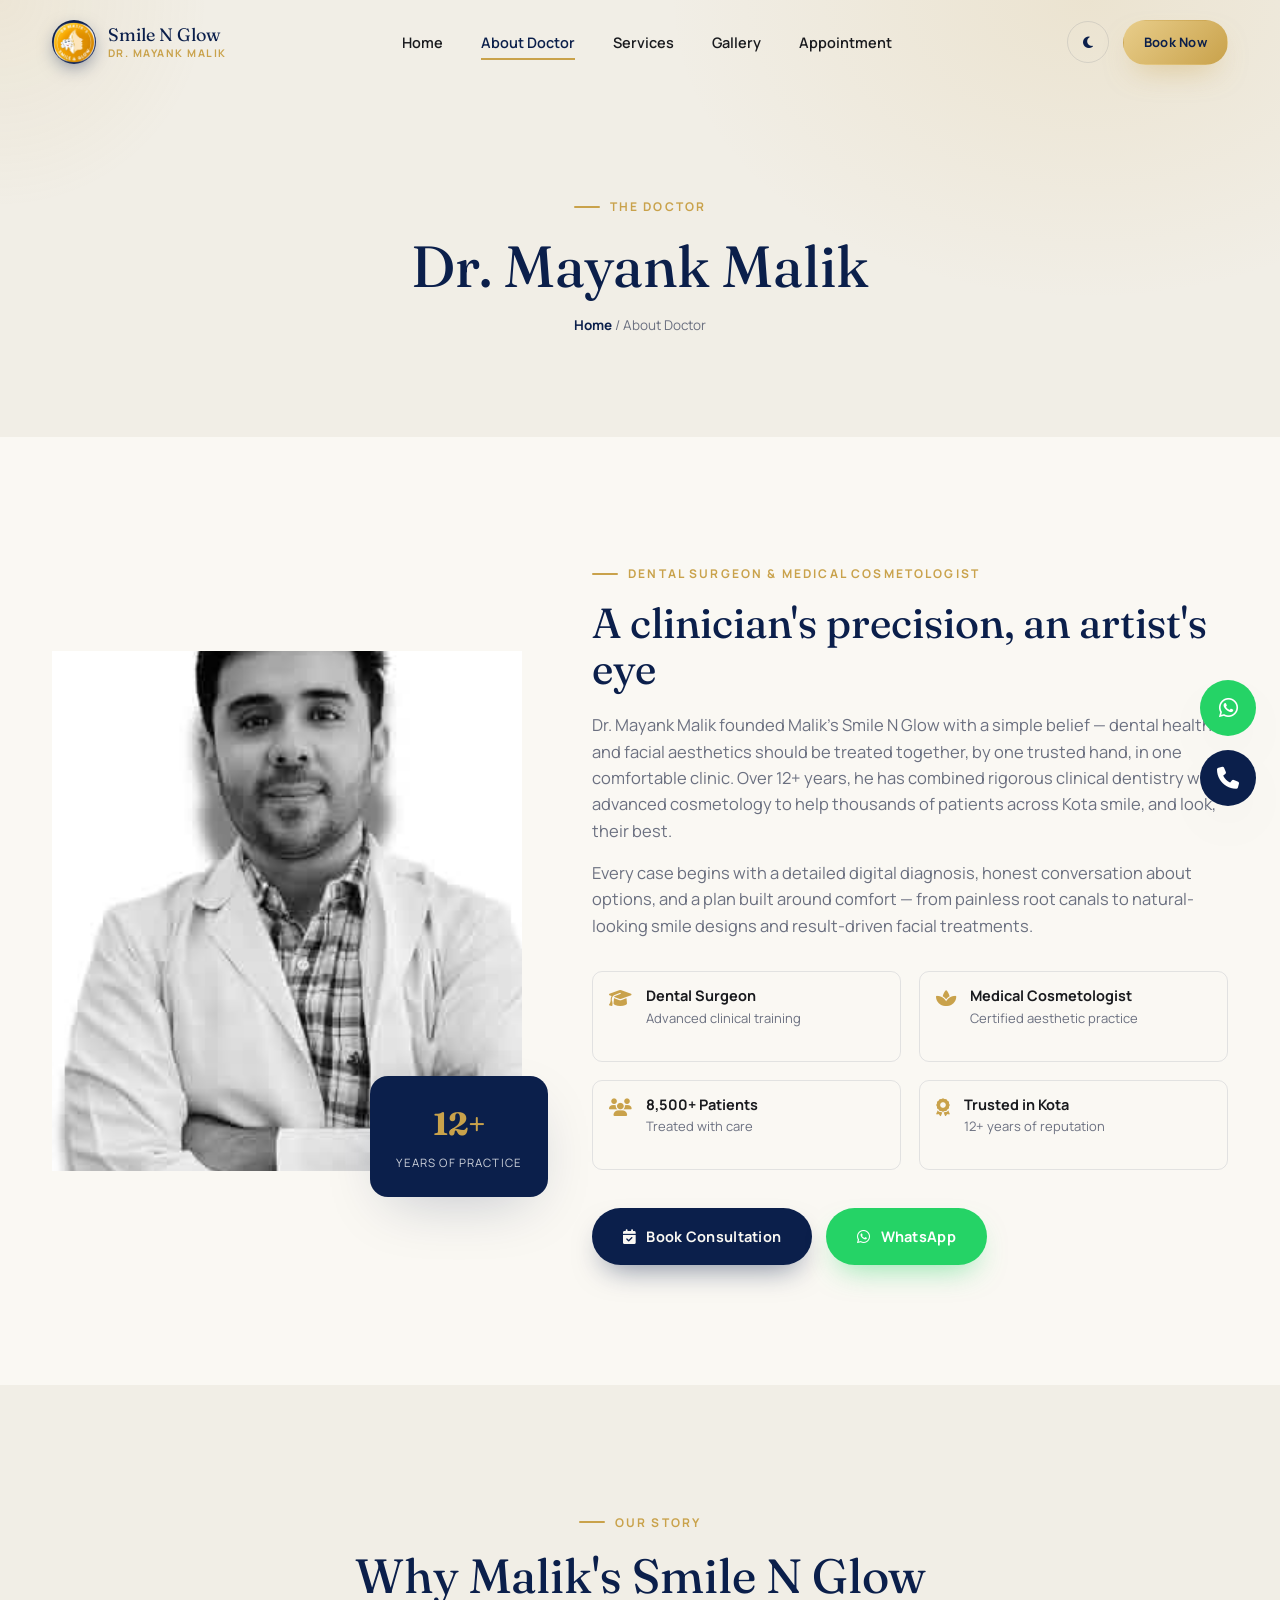
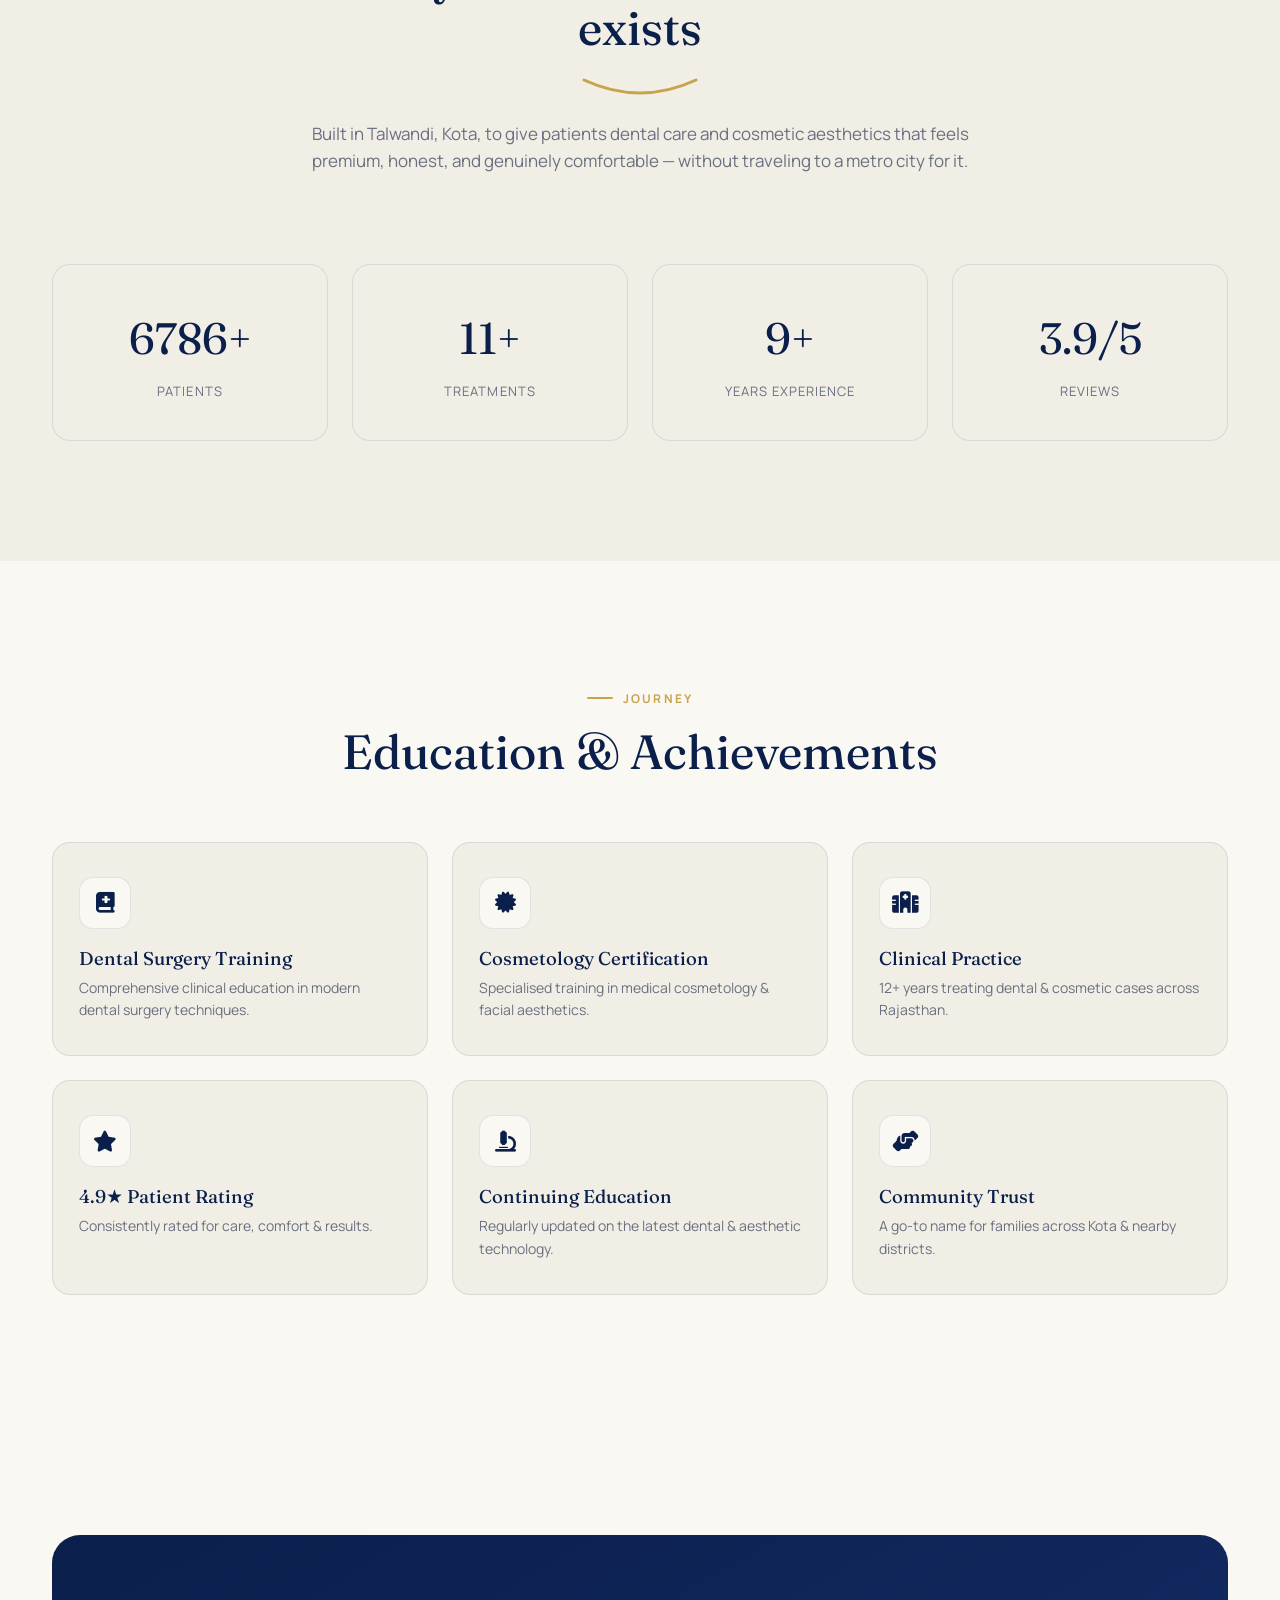
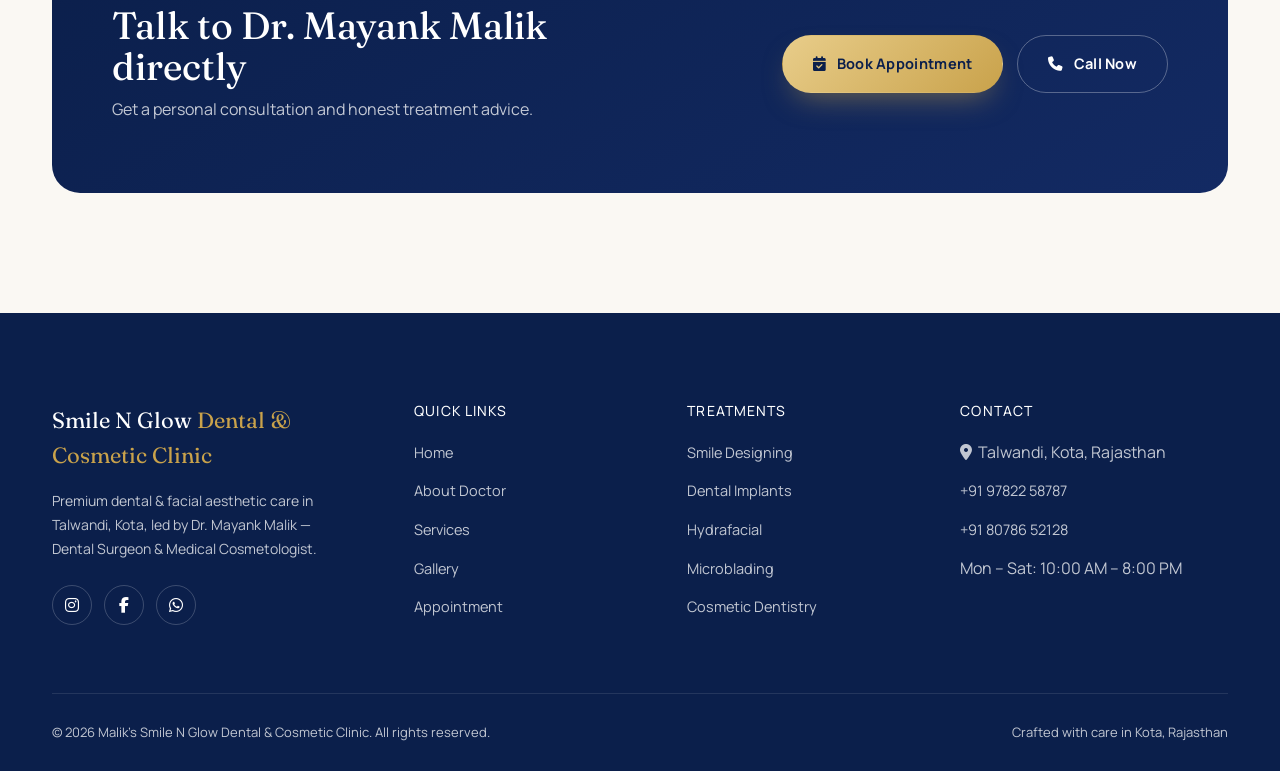
<file: about.html>
<!DOCTYPE html>
<html lang="en">
<head>
<meta charset="UTF-8">
<meta name="viewport" content="width=device-width, initial-scale=1.0">
<title>About Dr. Mayank Malik | Malik's Smile N Glow, Kota</title>
<meta name="description" content="Meet Dr. Mayank Malik — Dental Surgeon &amp; Medical Cosmetologist at Malik's Smile N Glow, Talwandi, Kota.">
<link rel="icon" href="data:image/svg+xml,<svg xmlns=%22http://www.w3.org/2000/svg%22 viewBox=%220 0 100 100%22><text y=%22.9em%22 font-size=%2290%22>✨</text></svg>">
<link rel="stylesheet" href="https://cdnjs.cloudflare.com/ajax/libs/font-awesome/6.5.1/css/all.min.css">
<link rel="stylesheet" href="style.css">
</head>
<body>


<div id="scroll-progress"></div>
<div id="cursor-glow"></div>

<header class="navbar" id="navbar">
  <div class="container nav-inner">
    <a href="index.html" class="brand">
      <div class="mark">
    <img src="images/logo.png" alt="Smile N Glow Logo">
      </div>
      <div class="name">Smile N Glow<small>Dr. Mayank Malik</small></div>
    </a>
    <nav class="nav-links" id="nav-links">
      <a href="index.html">Home</a>
      <a href="about.html" class="active">About Doctor</a>
      <a href="services.html">Services</a>
      <a href="gallery.html">Gallery</a>
      <a href="contact.html">Appointment</a>
    </nav>
    <div class="nav-actions">
      <button class="icon-btn" id="theme-toggle" aria-label="Toggle theme"><i class="fa-solid fa-moon"></i></button>
      <a href="contact.html" class="btn btn-gold btn-sm">Book Now</a>
      <button class="hamburger" id="hamburger" aria-label="Menu"><span></span><span></span><span></span></button>
    </div>
  </div>
</header>

<section class="page-hero">
  <div class="container">
    <div class="eyebrow">The Doctor</div>
    <h1>Dr. Mayank Malik</h1>
    <p class="breadcrumb"><a href="index.html">Home</a> / About Doctor</p>
  </div>
</section>

<section>
  <div class="container about-grid">
    <div class="about-media reveal">
      <img src="images/doctor.jpg" alt="Dr. Mayank Malik">
      <div class="about-badge"><b>12+</b><span>Years of Practice</span></div>
    </div>
    <div class="about-copy reveal reveal-delay-1">
      <div class="eyebrow">Dental Surgeon &amp; Medical Cosmetologist</div>
      <h2>A clinician's precision, an artist's eye</h2>
      <p>Dr. Mayank Malik founded Malik's Smile N Glow with a simple belief — dental health and facial aesthetics should be treated together, by one trusted hand, in one comfortable clinic. Over 12+ years, he has combined rigorous clinical dentistry with advanced cosmetology to help thousands of patients across Kota smile, and look, their best.</p>
      <p>Every case begins with a detailed digital diagnosis, honest conversation about options, and a plan built around comfort — from painless root canals to natural-looking smile designs and result-driven facial treatments.</p>
      <div class="credentials">
        <div class="credential"><i class="fa-solid fa-graduation-cap"></i><div><h4>Dental Surgeon</h4><p>Advanced clinical training</p></div></div>
        <div class="credential"><i class="fa-solid fa-spa"></i><div><h4>Medical Cosmetologist</h4><p>Certified aesthetic practice</p></div></div>
        <div class="credential"><i class="fa-solid fa-users"></i><div><h4>8,500+ Patients</h4><p>Treated with care</p></div></div>
        <div class="credential"><i class="fa-solid fa-award"></i><div><h4>Trusted in Kota</h4><p>12+ years of reputation</p></div></div>
      </div>
      <div class="hero-actions">
        <a href="contact.html" class="btn btn-primary"><i class="fa-solid fa-calendar-check"></i> Book Consultation</a>
        <a href="https://wa.me/919782258787" target="_blank" class="btn btn-whatsapp"><i class="fa-brands fa-whatsapp"></i> WhatsApp</a>
      </div>
    </div>
  </div>
</section>

<!-- CLINIC STORY -->
<section style="background:var(--ivory-2)">
  <div class="container">
    <div class="section-head reveal">
      <div class="eyebrow">Our Story</div>
      <h2>Why Malik's Smile N Glow exists</h2>
      <svg class="smile-arc" viewBox="0 0 120 26"><path d="M4 4 Q60 30 116 4"/></svg>
      <p class="lead">Built in Talwandi, Kota, to give patients dental care and cosmetic aesthetics that feels premium, honest, and genuinely comfortable — without traveling to a metro city for it.</p>
    </div>
    <div class="stats-row">
      <div class="stat-card reveal"><div class="num"><span data-count="8500" data-suffix="+">0</span></div><div class="label">Patients</div></div>
      <div class="stat-card reveal reveal-delay-1"><div class="num"><span data-count="15" data-suffix="+">0</span></div><div class="label">Treatments</div></div>
      <div class="stat-card reveal reveal-delay-2"><div class="num"><span data-count="12" data-suffix="+">0</span></div><div class="label">Years Experience</div></div>
      <div class="stat-card reveal reveal-delay-3"><div class="num"><span data-count="4.9" data-suffix="/5">0</span></div><div class="label">Reviews</div></div>
    </div>
  </div>
</section>

<!-- ACHIEVEMENTS / EDUCATION TIMELINE -->
<section>
  <div class="container">
    <div class="section-head reveal">
      <div class="eyebrow">Journey</div>
      <h2>Education &amp; Achievements</h2>
    </div>
    <div class="why-grid">
      <div class="why-card reveal"><div class="icon"><i class="fa-solid fa-book-medical"></i></div><h3>Dental Surgery Training</h3><p>Comprehensive clinical education in modern dental surgery techniques.</p></div>
      <div class="why-card reveal reveal-delay-1"><div class="icon"><i class="fa-solid fa-certificate"></i></div><h3>Cosmetology Certification</h3><p>Specialised training in medical cosmetology &amp; facial aesthetics.</p></div>
      <div class="why-card reveal reveal-delay-2"><div class="icon"><i class="fa-solid fa-hospital"></i></div><h3>Clinical Practice</h3><p>12+ years treating dental &amp; cosmetic cases across Rajasthan.</p></div>
      <div class="why-card reveal"><div class="icon"><i class="fa-solid fa-star"></i></div><h3>4.9★ Patient Rating</h3><p>Consistently rated for care, comfort &amp; results.</p></div>
      <div class="why-card reveal reveal-delay-1"><div class="icon"><i class="fa-solid fa-microscope"></i></div><h3>Continuing Education</h3><p>Regularly updated on the latest dental &amp; aesthetic technology.</p></div>
      <div class="why-card reveal reveal-delay-2"><div class="icon"><i class="fa-solid fa-handshake-angle"></i></div><h3>Community Trust</h3><p>A go-to name for families across Kota &amp; nearby districts.</p></div>
    </div>
  </div>
</section>

<section>
  <div class="container">
    <div class="cta-band reveal">
      <div>
        <h2>Talk to Dr. Mayank Malik directly</h2>
        <p>Get a personal consultation and honest treatment advice.</p>
      </div>
      <div class="cta-actions">
        <a href="contact.html" class="btn btn-gold"><i class="fa-solid fa-calendar-check"></i> Book Appointment</a>
        <a href="tel:+919782258787" class="btn btn-outline" style="border-color:rgba(255,255,255,.3);color:#fff;"><i class="fa-solid fa-phone"></i> Call Now</a>
      </div>
    </div>
  </div>
</section>

<footer>
  <div class="container">
    <div class="footer-grid">
      <div class="footer-brand">
        <div class="name">Smile N Glow <span>Dental &amp; Cosmetic Clinic</span></div>
        <p>Premium dental &amp; facial aesthetic care in Talwandi, Kota, led by Dr. Mayank Malik — Dental Surgeon &amp; Medical Cosmetologist.</p>
        <div class="footer-social">
          <a href="#" target="_blank" aria-label="Instagram"><i class="fa-brands fa-instagram"></i></a>
          <a href="#" target="_blank" aria-label="Facebook"><i class="fa-brands fa-facebook-f"></i></a>
          <a href="https://wa.me/919782258787" target="_blank" aria-label="WhatsApp"><i class="fa-brands fa-whatsapp"></i></a>
        </div>
      </div>
      <div class="footer-col"><h4>Quick Links</h4><ul>
        <li><a href="index.html">Home</a></li>
        <li><a href="about.html">About Doctor</a></li>
        <li><a href="services.html">Services</a></li>
        <li><a href="gallery.html">Gallery</a></li>
        <li><a href="contact.html">Appointment</a></li>
      </ul></div>
      <div class="footer-col"><h4>Treatments</h4><ul>
        <li><a href="services.html">Smile Designing</a></li>
        <li><a href="services.html">Dental Implants</a></li>
        <li><a href="services.html">Hydrafacial</a></li>
        <li><a href="services.html">Microblading</a></li>
        <li><a href="services.html">Cosmetic Dentistry</a></li>
      </ul></div>
      <div class="footer-col"><h4>Contact</h4><ul>
        <li><i class="fa-solid fa-location-dot"></i>&nbsp; Talwandi, Kota, Rajasthan</li>
        <li><a href="tel:+919782258787">+91 97822 58787</a></li>
        <li><a href="tel:+918078652128">+91 80786 52128</a></li>
        <li>Mon – Sat: 10:00 AM – 8:00 PM</li>
      </ul></div>
    </div>
    <div class="footer-bottom">
      <span>© 2026 Malik's Smile N Glow Dental &amp; Cosmetic Clinic. All rights reserved.</span>
      <span>Crafted with care in Kota, Rajasthan</span>
    </div>
  </div>
</footer>

<div class="fab-stack">
  <a href="https://wa.me/919782258787" target="_blank" class="fab fab-whatsapp" aria-label="WhatsApp"><i class="fa-brands fa-whatsapp"></i></a>
  <a href="tel:+919782258787" class="fab fab-call" aria-label="Call"><i class="fa-solid fa-phone"></i></a>
  <button class="fab fab-top" id="fab-top" aria-label="Back to top"><i class="fa-solid fa-arrow-up"></i></button>
</div>

<script src="script.js"></script>
</body>
</html>
</body>
</html>
</file>
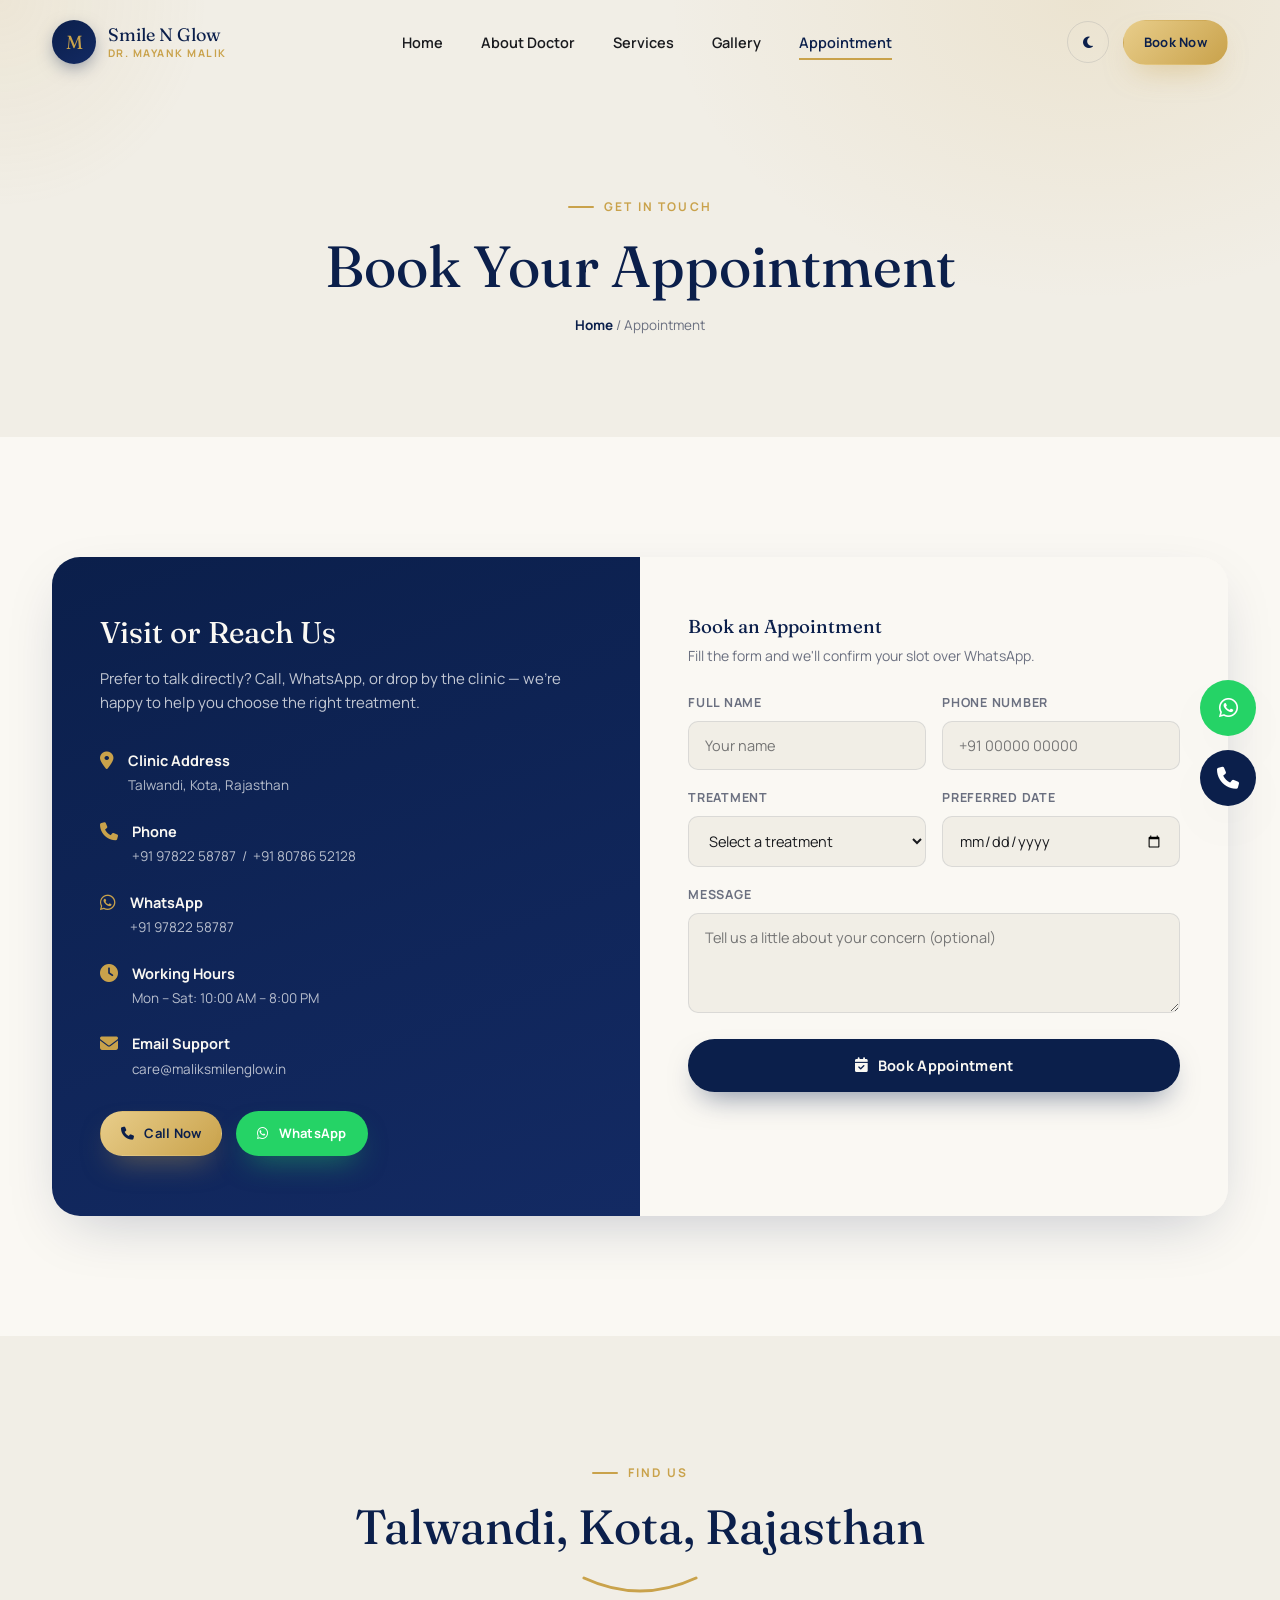
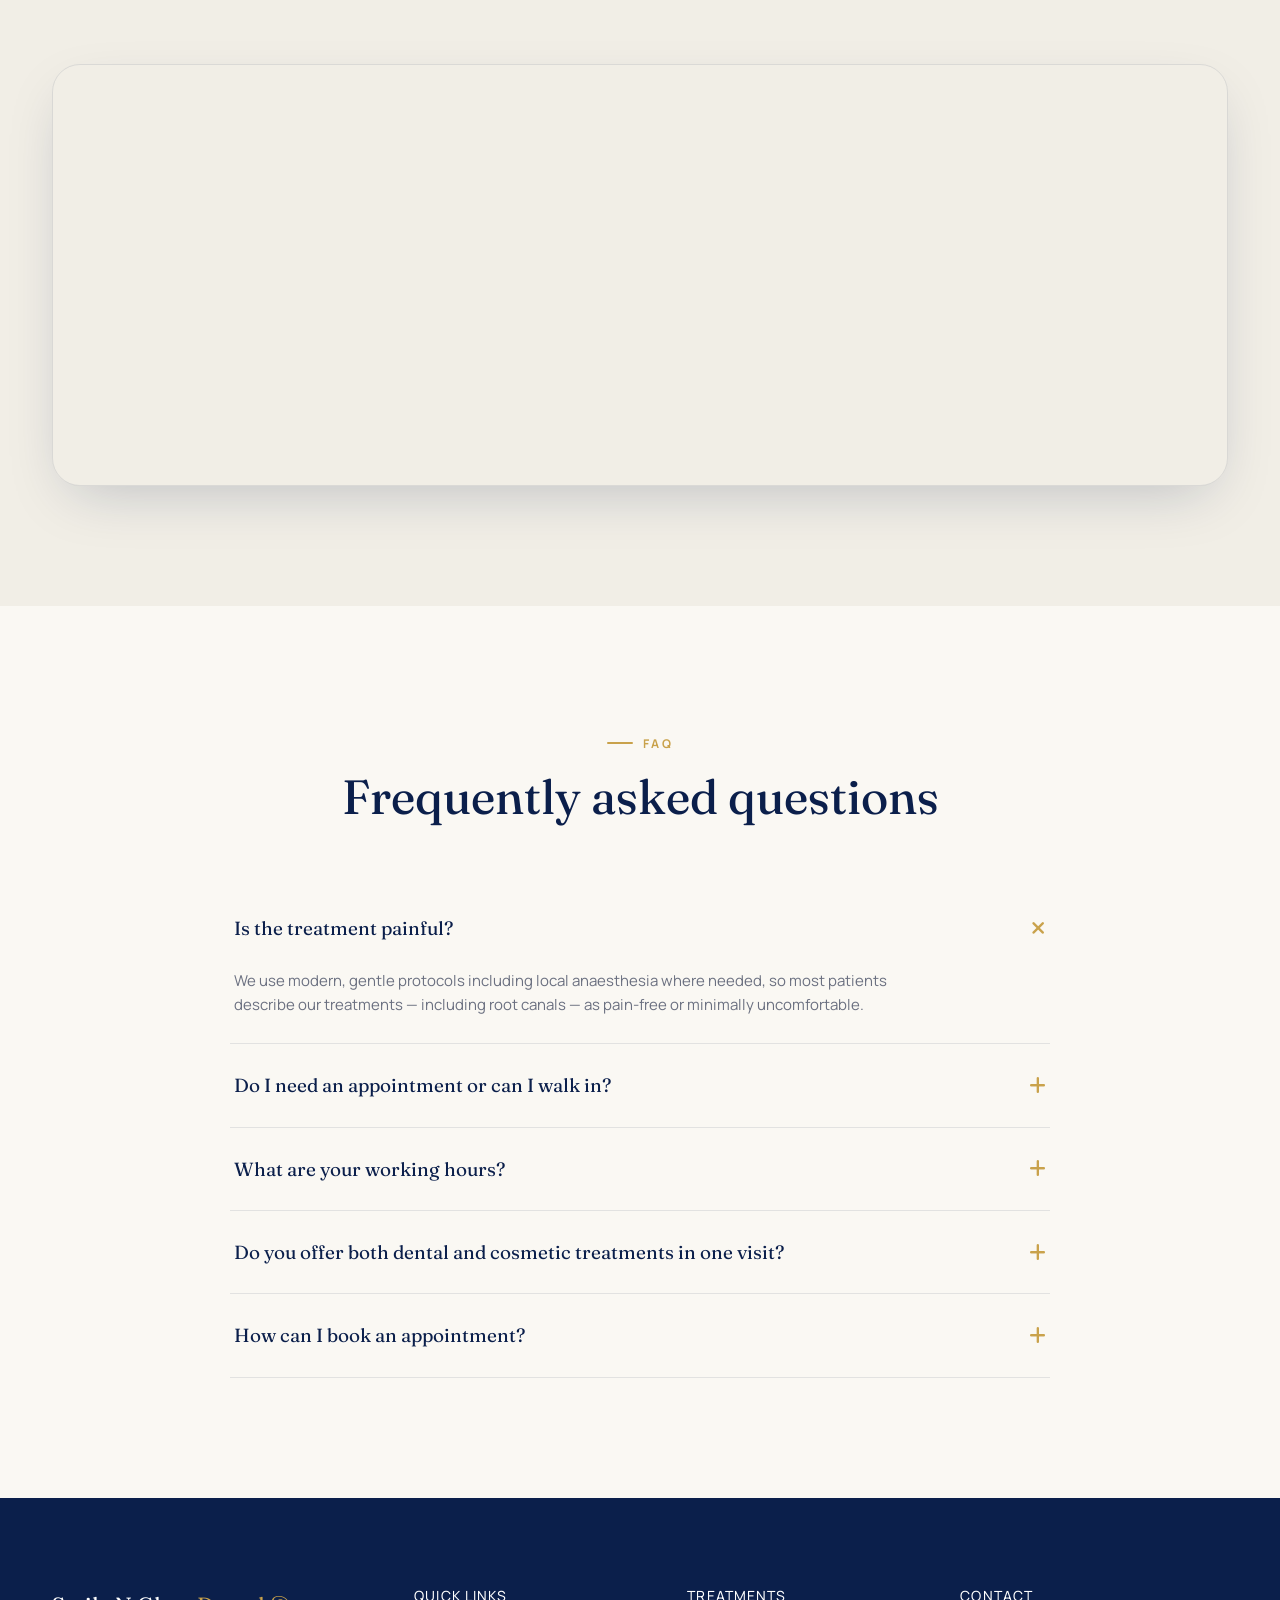
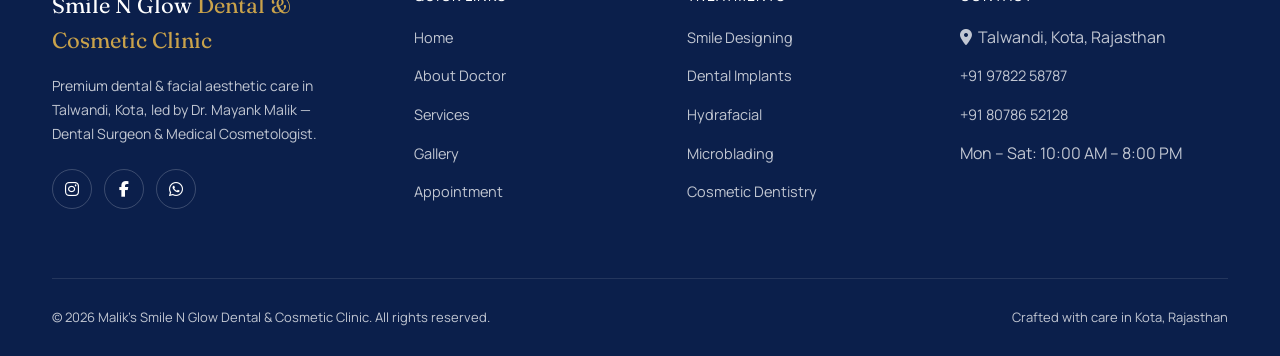
<file: contact.html>
<!DOCTYPE html>
<html lang="en">
<head>
<meta charset="UTF-8">
<meta name="viewport" content="width=device-width, initial-scale=1.0">
<title>Book an Appointment | Malik's Smile N Glow, Kota</title>
<meta name="description" content="Book your dental or cosmetic appointment at Malik's Smile N Glow, Talwandi, Kota. Call, WhatsApp or fill the form.">
<link rel="icon" href="data:image/svg+xml,<svg xmlns=%22http://www.w3.org/2000/svg%22 viewBox=%220 0 100 100%22><text y=%22.9em%22 font-size=%2290%22>✨</text></svg>">
<link rel="stylesheet" href="https://cdnjs.cloudflare.com/ajax/libs/font-awesome/6.5.1/css/all.min.css">
<link rel="stylesheet" href="style.css">
<style>
  #form-confirm{display:none;margin-top:16px;padding:14px 16px;border-radius:var(--radius-sm);background:rgba(37,211,102,.12);color:#1a7a3d;font-size:13.5px;font-weight:700;}
</style>
</head>
<body>

<div id="loader"><div class="mark">Malik's <span>Smile N Glow</span></div><div class="bar"></div></div>
<div id="scroll-progress"></div>
<div id="cursor-glow"></div>

<header class="navbar" id="navbar">
  <div class="container nav-inner">
    <a href="index.html" class="brand">
      <div class="mark">M</div>
      <div class="name">Smile N Glow<small>Dr. Mayank Malik</small></div>
    </a>
    <nav class="nav-links" id="nav-links">
      <a href="index.html">Home</a>
      <a href="about.html">About Doctor</a>
      <a href="services.html">Services</a>
      <a href="gallery.html">Gallery</a>
      <a href="contact.html" class="active">Appointment</a>
    </nav>
    <div class="nav-actions">
      <button class="icon-btn" id="theme-toggle" aria-label="Toggle theme"><i class="fa-solid fa-moon"></i></button>
      <a href="contact.html" class="btn btn-gold btn-sm">Book Now</a>
      <button class="hamburger" id="hamburger" aria-label="Menu"><span></span><span></span><span></span></button>
    </div>
  </div>
</header>

<section class="page-hero">
  <div class="container">
    <div class="eyebrow">Get In Touch</div>
    <h1>Book Your Appointment</h1>
    <p class="breadcrumb"><a href="index.html">Home</a> / Appointment</p>
  </div>
</section>

<!-- APPOINTMENT FORM -->
<section>
  <div class="container">
    <div class="appointment-wrap reveal">
      <div class="appointment-side">
        <h3>Visit or Reach Us</h3>
        <p>Prefer to talk directly? Call, WhatsApp, or drop by the clinic — we're happy to help you choose the right treatment.</p>
        <div class="contact-line"><i class="fa-solid fa-location-dot"></i><div><b>Clinic Address</b><span>Talwandi, Kota, Rajasthan</span></div></div>
        <div class="contact-line"><i class="fa-solid fa-phone"></i><div><b>Phone</b><span>+91 97822 58787 &nbsp;/&nbsp; +91 80786 52128</span></div></div>
        <div class="contact-line"><i class="fa-brands fa-whatsapp"></i><div><b>WhatsApp</b><span>+91 97822 58787</span></div></div>
        <div class="contact-line"><i class="fa-solid fa-clock"></i><div><b>Working Hours</b><span>Mon – Sat: 10:00 AM – 8:00 PM</span></div></div>
        <div class="contact-line"><i class="fa-solid fa-envelope"></i><div><b>Email Support</b><span>care@maliksmilenglow.in</span></div></div>
        <div class="hero-actions" style="margin-top:30px;">
          <a href="tel:+919782258787" class="btn btn-gold btn-sm"><i class="fa-solid fa-phone"></i> Call Now</a>
          <a href="https://wa.me/919782258787" target="_blank" class="btn btn-whatsapp btn-sm"><i class="fa-brands fa-whatsapp"></i> WhatsApp</a>
        </div>
      </div>
      <div class="appointment-form">
        <h3 style="margin-bottom:8px;">Book an Appointment</h3>
        <p style="color:var(--grey);font-size:14px;margin-bottom:26px;">Fill the form and we'll confirm your slot over WhatsApp.</p>
        <form id="appointment-form">
          <div class="form-row">
            <div class="field"><label for="f-name">Full Name</label><input type="text" id="f-name" placeholder="Your name" required></div>
            <div class="field"><label for="f-phone">Phone Number</label><input type="tel" id="f-phone" placeholder="+91 00000 00000" required></div>
          </div>
          <div class="form-row">
            <div class="field">
              <label for="f-treatment">Treatment</label>
              <select id="f-treatment" required>
                <option value="" disabled selected>Select a treatment</option>
                <option>Smile Designing</option>
                <option>Root Canal Treatment</option>
                <option>Dental Implants</option>
                <option>Teeth Whitening</option>
                <option>Scaling &amp; Polishing</option>
                <option>Cosmetic Dentistry</option>
                <option>Tooth Extraction</option>
                <option>Orthodontic Treatment</option>
                <option>Digital X-Ray</option>
                <option>Hydrafacial</option>
                <option>Chemical Peel</option>
                <option>Microblading</option>
                <option>Mesotherapy</option>
                <option>Hair Treatment</option>
                <option>Facial Aesthetics</option>
              </select>
            </div>
            <div class="field"><label for="f-date">Preferred Date</label><input type="date" id="f-date"></div>
          </div>
          <div class="field"><label for="f-message">Message</label><textarea id="f-message" placeholder="Tell us a little about your concern (optional)"></textarea></div>
          <button type="submit" class="btn btn-primary btn-block"><i class="fa-solid fa-calendar-check"></i> Book Appointment</button>
          <div id="form-confirm"></div>
        </form>
      </div>
    </div>
  </div>
</section>

<!-- MAP -->
<section style="background:var(--ivory-2)">
  <div class="container">
    <div class="section-head reveal">
      <div class="eyebrow">Find Us</div>
      <h2>Talwandi, Kota, Rajasthan</h2>
      <svg class="smile-arc" viewBox="0 0 120 26"><path d="M4 4 Q60 30 116 4"/></svg>
    </div>
    <div class="map-wrap reveal">
      <iframe src="https://www.google.com/maps?q=Talwandi,Kota,Rajasthan&output=embed" loading="lazy" allowfullscreen title="Malik's Smile N Glow location map"></iframe>
    </div>
  </div>
</section>

<!-- FAQ -->
<section>
  <div class="container">
    <div class="section-head reveal">
      <div class="eyebrow">FAQ</div>
      <h2>Frequently asked questions</h2>
    </div>
    <div class="faq-list reveal">
      <div class="faq-item open">
        <div class="faq-q"><span>Is the treatment painful?</span><i class="fa-solid fa-plus"></i></div>
        <div class="faq-a" style="max-height:200px;"><p>We use modern, gentle protocols including local anaesthesia where needed, so most patients describe our treatments — including root canals — as pain-free or minimally uncomfortable.</p></div>
      </div>
      <div class="faq-item">
        <div class="faq-q"><span>Do I need an appointment or can I walk in?</span><i class="fa-solid fa-plus"></i></div>
        <div class="faq-a"><p>Appointments are recommended so we can plan your visit properly, but walk-ins are welcome — we'll accommodate you as soon as a slot opens.</p></div>
      </div>
      <div class="faq-item">
        <div class="faq-q"><span>What are your working hours?</span><i class="fa-solid fa-plus"></i></div>
        <div class="faq-a"><p>The clinic is open Monday to Saturday, 10:00 AM to 8:00 PM. Sunday appointments can be arranged on request.</p></div>
      </div>
      <div class="faq-item">
        <div class="faq-q"><span>Do you offer both dental and cosmetic treatments in one visit?</span><i class="fa-solid fa-plus"></i></div>
        <div class="faq-a"><p>Yes — Dr. Malik is a Dental Surgeon and Medical Cosmetologist, so many patients combine a dental treatment with a facial aesthetic session in the same visit.</p></div>
      </div>
      <div class="faq-item">
        <div class="faq-q"><span>How can I book an appointment?</span><i class="fa-solid fa-plus"></i></div>
        <div class="faq-a"><p>You can call us, message us on WhatsApp, or fill the appointment form on this page — our team will confirm your slot promptly.</p></div>
      </div>
    </div>
  </div>
</section>

<footer>
  <div class="container">
    <div class="footer-grid">
      <div class="footer-brand">
        <div class="name">Smile N Glow <span>Dental &amp; Cosmetic Clinic</span></div>
        <p>Premium dental &amp; facial aesthetic care in Talwandi, Kota, led by Dr. Mayank Malik — Dental Surgeon &amp; Medical Cosmetologist.</p>
        <div class="footer-social">
          <a href="#" target="_blank" aria-label="Instagram"><i class="fa-brands fa-instagram"></i></a>
          <a href="#" target="_blank" aria-label="Facebook"><i class="fa-brands fa-facebook-f"></i></a>
          <a href="https://wa.me/919782258787" target="_blank" aria-label="WhatsApp"><i class="fa-brands fa-whatsapp"></i></a>
        </div>
      </div>
      <div class="footer-col"><h4>Quick Links</h4><ul>
        <li><a href="index.html">Home</a></li>
        <li><a href="about.html">About Doctor</a></li>
        <li><a href="services.html">Services</a></li>
        <li><a href="gallery.html">Gallery</a></li>
        <li><a href="contact.html">Appointment</a></li>
      </ul></div>
      <div class="footer-col"><h4>Treatments</h4><ul>
        <li><a href="services.html">Smile Designing</a></li>
        <li><a href="services.html">Dental Implants</a></li>
        <li><a href="services.html">Hydrafacial</a></li>
        <li><a href="services.html">Microblading</a></li>
        <li><a href="services.html">Cosmetic Dentistry</a></li>
      </ul></div>
      <div class="footer-col"><h4>Contact</h4><ul>
        <li><i class="fa-solid fa-location-dot"></i>&nbsp; Talwandi, Kota, Rajasthan</li>
        <li><a href="tel:+919782258787">+91 97822 58787</a></li>
        <li><a href="tel:+918078652128">+91 80786 52128</a></li>
        <li>Mon – Sat: 10:00 AM – 8:00 PM</li>
      </ul></div>
    </div>
    <div class="footer-bottom">
      <span>© 2026 Malik's Smile N Glow Dental &amp; Cosmetic Clinic. All rights reserved.</span>
      <span>Crafted with care in Kota, Rajasthan</span>
    </div>
  </div>
</footer>

<div class="fab-stack">
  <a href="https://wa.me/919782258787" target="_blank" class="fab fab-whatsapp" aria-label="WhatsApp"><i class="fa-brands fa-whatsapp"></i></a>
  <a href="tel:+919782258787" class="fab fab-call" aria-label="Call"><i class="fa-solid fa-phone"></i></a>
  <button class="fab fab-top" id="fab-top" aria-label="Back to top"><i class="fa-solid fa-arrow-up"></i></button>
</div>

<script src="script.js"></script>
</body>
</html>
</file>
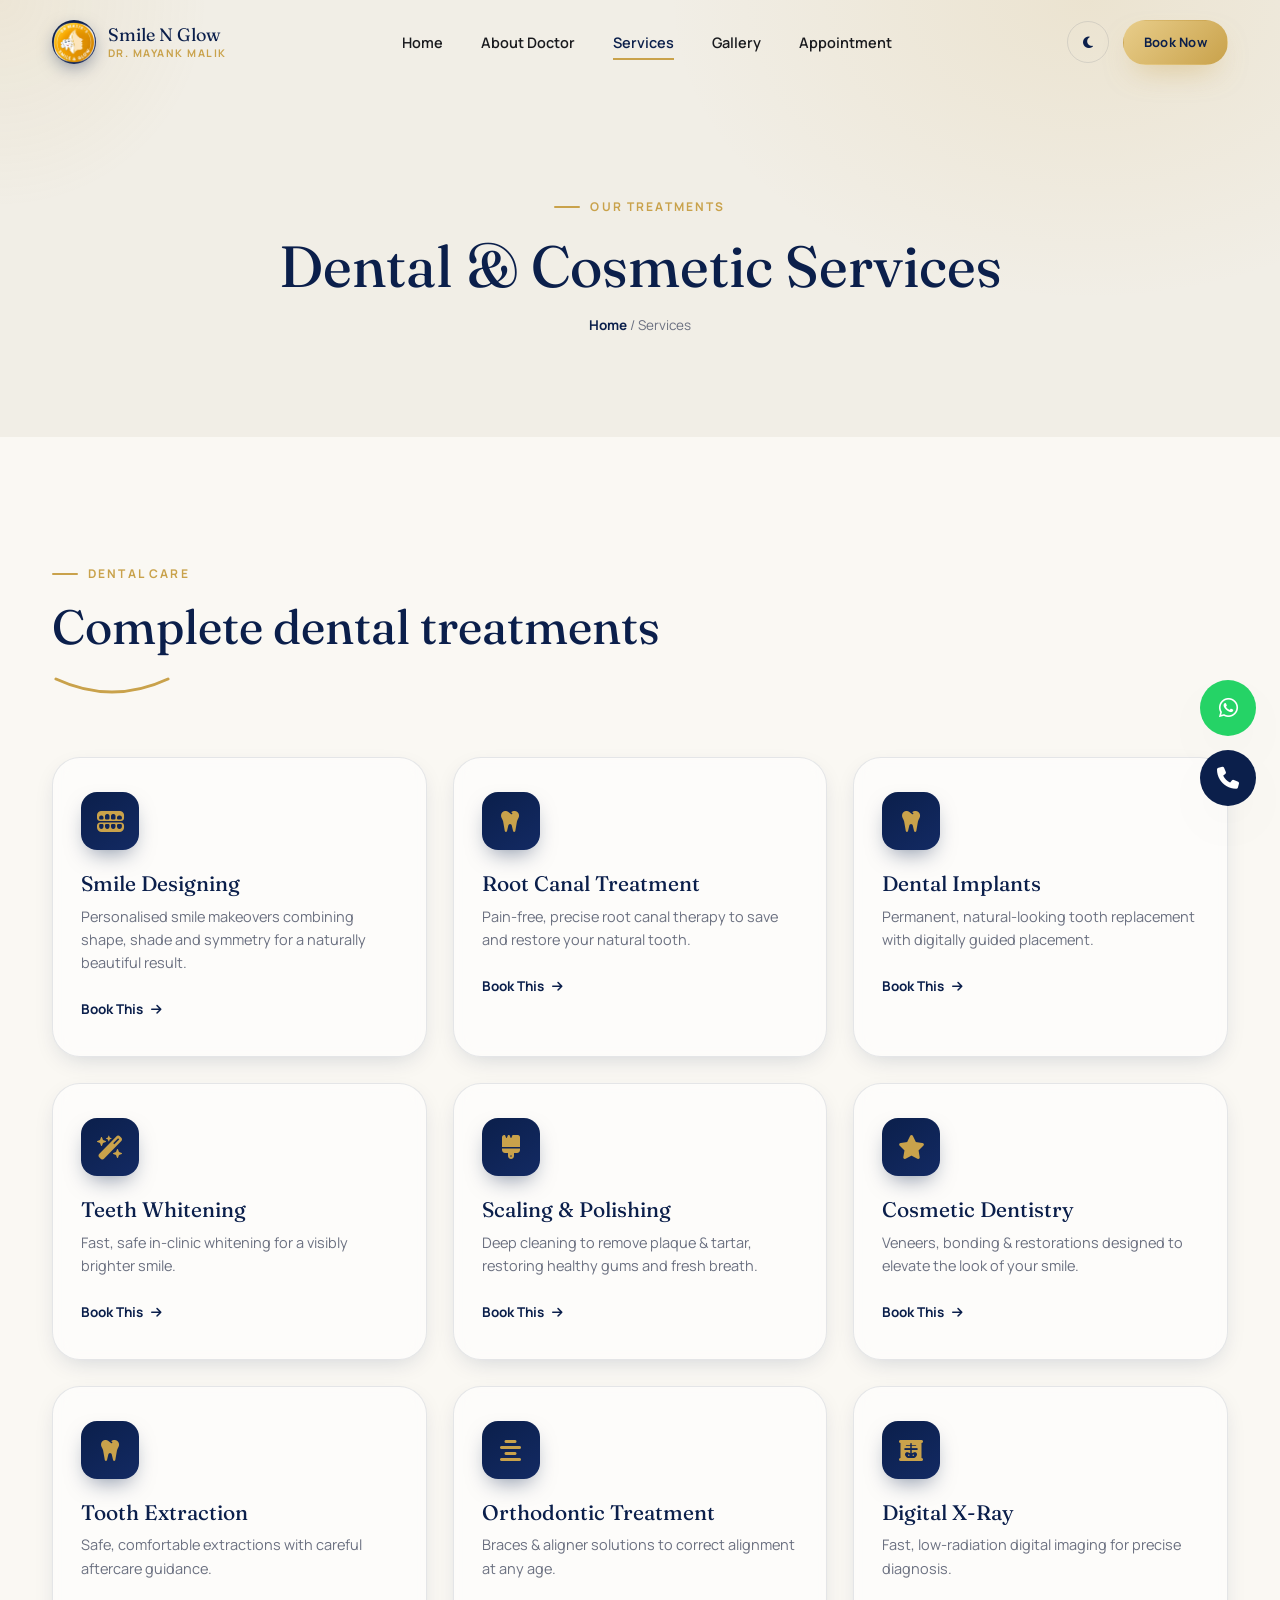
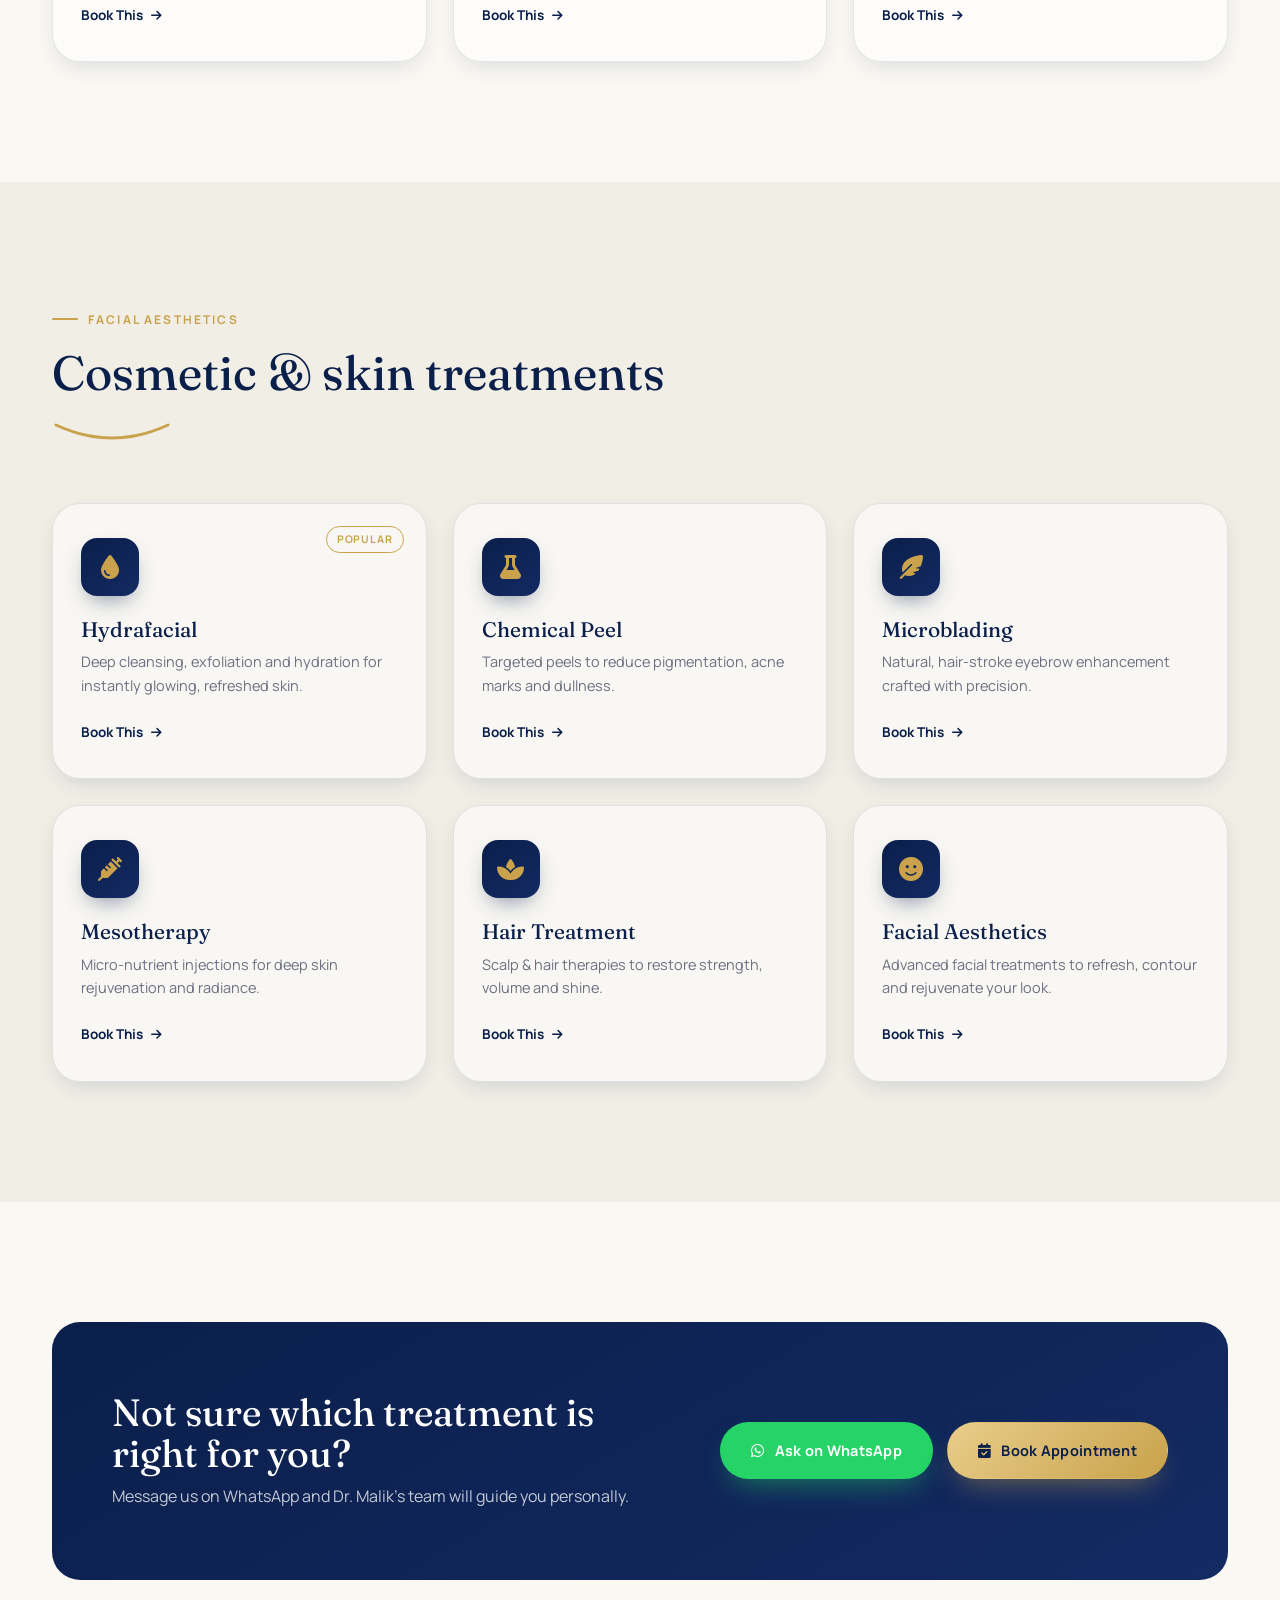
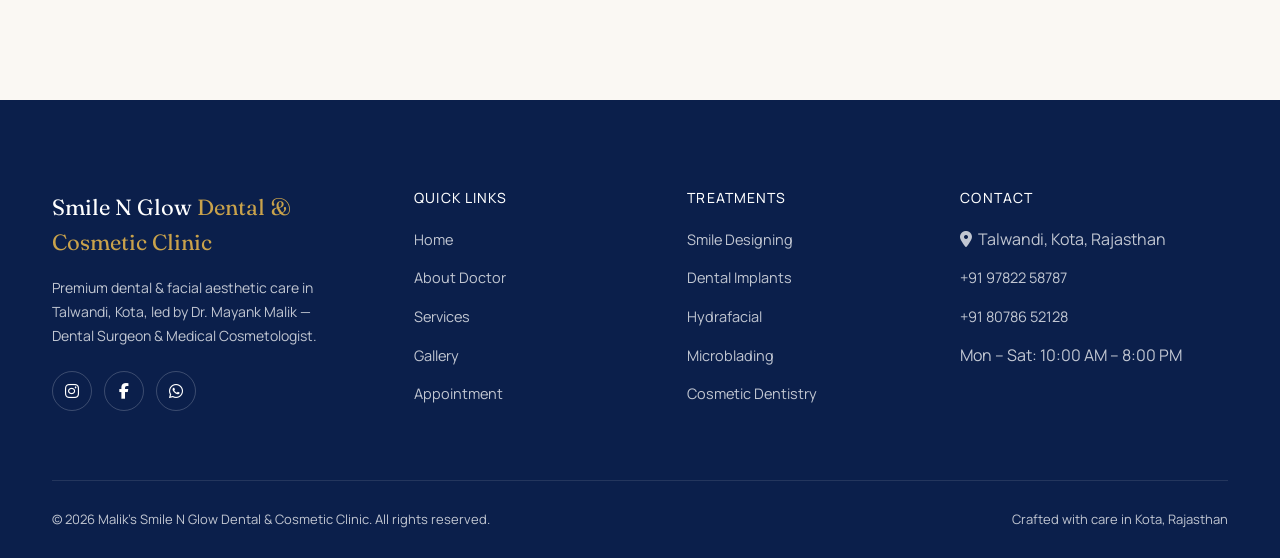
<file: services.html>
<!DOCTYPE html>
<html lang="en">
<head>
<meta charset="UTF-8">
<meta name="viewport" content="width=device-width, initial-scale=1.0">
<title>Services | Malik's Smile N Glow, Kota</title>
<meta name="description" content="Dental &amp; cosmetic services at Malik's Smile N Glow, Kota — smile designing, implants, root canal, whitening, hydrafacial, microblading, mesotherapy &amp; more.">
<link rel="icon" href="data:image/svg+xml,<svg xmlns=%22http://www.w3.org/2000/svg%22 viewBox=%220 0 100 100%22><text y=%22.9em%22 font-size=%2290%22>✨</text></svg>">
<link rel="stylesheet" href="https://cdnjs.cloudflare.com/ajax/libs/font-awesome/6.5.1/css/all.min.css">
<link rel="stylesheet" href="style.css">
</head>
<body>


<div id="scroll-progress"></div>
<div id="cursor-glow"></div>

<header class="navbar" id="navbar">
  <div class="container nav-inner">
    <a href="index.html" class="brand">
      <div class="mark">
    <img src="images/logo.png" alt="Smile N Glow Logo">
      </div>
      <div class="name">Smile N Glow<small>Dr. Mayank Malik</small></div>
    </a>
    <nav class="nav-links" id="nav-links">
      <a href="index.html">Home</a>
      <a href="about.html">About Doctor</a>
      <a href="services.html" class="active">Services</a>
      <a href="gallery.html">Gallery</a>
      <a href="contact.html">Appointment</a>
    </nav>
    <div class="nav-actions">
      <button class="icon-btn" id="theme-toggle" aria-label="Toggle theme"><i class="fa-solid fa-moon"></i></button>
      <a href="contact.html" class="btn btn-gold btn-sm">Book Now</a>
      <button class="hamburger" id="hamburger" aria-label="Menu"><span></span><span></span><span></span></button>
    </div>
  </div>
</header>

<section class="page-hero">
  <div class="container">
    <div class="eyebrow">Our Treatments</div>
    <h1>Dental &amp; Cosmetic Services</h1>
    <p class="breadcrumb"><a href="index.html">Home</a> / Services</p>
  </div>
</section>

<!-- DENTAL -->
<section>
  <div class="container">
    <div class="section-head left reveal">
      <div class="eyebrow">Dental Care</div>
      <h2>Complete dental treatments</h2>
      <svg class="smile-arc left" viewBox="0 0 120 26"><path d="M4 4 Q60 30 116 4"/></svg>
    </div>
    <div class="services-grid">
      <div class="service-card reveal"><div class="icon"><i class="fa-solid fa-teeth-open"></i></div><h3>Smile Designing</h3><p>Personalised smile makeovers combining shape, shade and symmetry for a naturally beautiful result.</p><a href="contact.html" class="card-link">Book This <i class="fa-solid fa-arrow-right"></i></a></div>
      <div class="service-card reveal reveal-delay-1"><div class="icon"><i class="fa-solid fa-tooth"></i></div><h3>Root Canal Treatment</h3><p>Pain-free, precise root canal therapy to save and restore your natural tooth.</p><a href="contact.html" class="card-link">Book This <i class="fa-solid fa-arrow-right"></i></a></div>
      <div class="service-card reveal reveal-delay-2"><div class="icon"><i class="fa-solid fa-tooth"></i></div><h3>Dental Implants</h3><p>Permanent, natural-looking tooth replacement with digitally guided placement.</p><a href="contact.html" class="card-link">Book This <i class="fa-solid fa-arrow-right"></i></a></div>
      <div class="service-card reveal"><div class="icon"><i class="fa-solid fa-wand-magic-sparkles"></i></div><h3>Teeth Whitening</h3><p>Fast, safe in-clinic whitening for a visibly brighter smile.</p><a href="contact.html" class="card-link">Book This <i class="fa-solid fa-arrow-right"></i></a></div>
      <div class="service-card reveal reveal-delay-1"><div class="icon"><i class="fa-solid fa-brush"></i></div><h3>Scaling &amp; Polishing</h3><p>Deep cleaning to remove plaque &amp; tartar, restoring healthy gums and fresh breath.</p><a href="contact.html" class="card-link">Book This <i class="fa-solid fa-arrow-right"></i></a></div>
      <div class="service-card reveal reveal-delay-2"><div class="icon"><i class="fa-solid fa-star"></i></div><h3>Cosmetic Dentistry</h3><p>Veneers, bonding &amp; restorations designed to elevate the look of your smile.</p><a href="contact.html" class="card-link">Book This <i class="fa-solid fa-arrow-right"></i></a></div>
      <div class="service-card reveal"><div class="icon"><i class="fa-solid fa-tooth"></i></div><h3>Tooth Extraction</h3><p>Safe, comfortable extractions with careful aftercare guidance.</p><a href="contact.html" class="card-link">Book This <i class="fa-solid fa-arrow-right"></i></a></div>
      <div class="service-card reveal reveal-delay-1"><div class="icon"><i class="fa-solid fa-align-center"></i></div><h3>Orthodontic Treatment</h3><p>Braces &amp; aligner solutions to correct alignment at any age.</p><a href="contact.html" class="card-link">Book This <i class="fa-solid fa-arrow-right"></i></a></div>
      <div class="service-card reveal reveal-delay-2"><div class="icon"><i class="fa-solid fa-x-ray"></i></div><h3>Digital X-Ray</h3><p>Fast, low-radiation digital imaging for precise diagnosis.</p><a href="contact.html" class="card-link">Book This <i class="fa-solid fa-arrow-right"></i></a></div>
    </div>
  </div>
</section>

<!-- COSMETIC -->
<section style="background:var(--ivory-2)">
  <div class="container">
    <div class="section-head left reveal">
      <div class="eyebrow">Facial Aesthetics</div>
      <h2>Cosmetic &amp; skin treatments</h2>
      <svg class="smile-arc left" viewBox="0 0 120 26"><path d="M4 4 Q60 30 116 4"/></svg>
    </div>
    <div class="services-grid">
      <div class="service-card reveal"><span class="tag">Popular</span><div class="icon"><i class="fa-solid fa-droplet"></i></div><h3>Hydrafacial</h3><p>Deep cleansing, exfoliation and hydration for instantly glowing, refreshed skin.</p><a href="contact.html" class="card-link">Book This <i class="fa-solid fa-arrow-right"></i></a></div>
      <div class="service-card reveal reveal-delay-1"><div class="icon"><i class="fa-solid fa-flask"></i></div><h3>Chemical Peel</h3><p>Targeted peels to reduce pigmentation, acne marks and dullness.</p><a href="contact.html" class="card-link">Book This <i class="fa-solid fa-arrow-right"></i></a></div>
      <div class="service-card reveal reveal-delay-2"><div class="icon"><i class="fa-solid fa-feather-pointed"></i></div><h3>Microblading</h3><p>Natural, hair-stroke eyebrow enhancement crafted with precision.</p><a href="contact.html" class="card-link">Book This <i class="fa-solid fa-arrow-right"></i></a></div>
      <div class="service-card reveal"><div class="icon"><i class="fa-solid fa-syringe"></i></div><h3>Mesotherapy</h3><p>Micro-nutrient injections for deep skin rejuvenation and radiance.</p><a href="contact.html" class="card-link">Book This <i class="fa-solid fa-arrow-right"></i></a></div>
      <div class="service-card reveal reveal-delay-1"><div class="icon"><i class="fa-solid fa-spa"></i></div><h3>Hair Treatment</h3><p>Scalp &amp; hair therapies to restore strength, volume and shine.</p><a href="contact.html" class="card-link">Book This <i class="fa-solid fa-arrow-right"></i></a></div>
      <div class="service-card reveal reveal-delay-2"><div class="icon"><i class="fa-solid fa-face-smile"></i></div><h3>Facial Aesthetics</h3><p>Advanced facial treatments to refresh, contour and rejuvenate your look.</p><a href="contact.html" class="card-link">Book This <i class="fa-solid fa-arrow-right"></i></a></div>
    </div>
  </div>
</section>

<section>
  <div class="container">
    <div class="cta-band reveal">
      <div>
        <h2>Not sure which treatment is right for you?</h2>
        <p>Message us on WhatsApp and Dr. Malik's team will guide you personally.</p>
      </div>
      <div class="cta-actions">
        <a href="https://wa.me/919782258787" target="_blank" class="btn btn-whatsapp"><i class="fa-brands fa-whatsapp"></i> Ask on WhatsApp</a>
        <a href="contact.html" class="btn btn-gold"><i class="fa-solid fa-calendar-check"></i> Book Appointment</a>
      </div>
    </div>
  </div>
</section>

<footer>
  <div class="container">
    <div class="footer-grid">
      <div class="footer-brand">
        <div class="name">Smile N Glow <span>Dental &amp; Cosmetic Clinic</span></div>
        <p>Premium dental &amp; facial aesthetic care in Talwandi, Kota, led by Dr. Mayank Malik — Dental Surgeon &amp; Medical Cosmetologist.</p>
        <div class="footer-social">
          <a href="#" target="_blank" aria-label="Instagram"><i class="fa-brands fa-instagram"></i></a>
          <a href="#" target="_blank" aria-label="Facebook"><i class="fa-brands fa-facebook-f"></i></a>
          <a href="https://wa.me/919782258787" target="_blank" aria-label="WhatsApp"><i class="fa-brands fa-whatsapp"></i></a>
        </div>
      </div>
      <div class="footer-col"><h4>Quick Links</h4><ul>
        <li><a href="index.html">Home</a></li>
        <li><a href="about.html">About Doctor</a></li>
        <li><a href="services.html">Services</a></li>
        <li><a href="gallery.html">Gallery</a></li>
        <li><a href="contact.html">Appointment</a></li>
      </ul></div>
      <div class="footer-col"><h4>Treatments</h4><ul>
        <li><a href="services.html">Smile Designing</a></li>
        <li><a href="services.html">Dental Implants</a></li>
        <li><a href="services.html">Hydrafacial</a></li>
        <li><a href="services.html">Microblading</a></li>
        <li><a href="services.html">Cosmetic Dentistry</a></li>
      </ul></div>
      <div class="footer-col"><h4>Contact</h4><ul>
        <li><i class="fa-solid fa-location-dot"></i>&nbsp; Talwandi, Kota, Rajasthan</li>
        <li><a href="tel:+919782258787">+91 97822 58787</a></li>
        <li><a href="tel:+918078652128">+91 80786 52128</a></li>
        <li>Mon – Sat: 10:00 AM – 8:00 PM</li>
      </ul></div>
    </div>
    <div class="footer-bottom">
      <span>© 2026 Malik's Smile N Glow Dental &amp; Cosmetic Clinic. All rights reserved.</span>
      <span>Crafted with care in Kota, Rajasthan</span>
    </div>
  </div>
</footer>

<div class="fab-stack">
  <a href="https://wa.me/919782258787" target="_blank" class="fab fab-whatsapp" aria-label="WhatsApp"><i class="fa-brands fa-whatsapp"></i></a>
  <a href="tel:+919782258787" class="fab fab-call" aria-label="Call"><i class="fa-solid fa-phone"></i></a>
  <button class="fab fab-top" id="fab-top" aria-label="Back to top"><i class="fa-solid fa-arrow-up"></i></button>
</div>

<script src="script.js"></script>
</body>
</html>
</body>
</html>
</file>
<file: style.css>
/* ===========================================================
   MALIK'S SMILE N GLOW — Design System
   Signature motif: the "Smile Arc" — a gold curved line used
   as dividers, underlines and the scroll-progress indicator.
   =========================================================== */

@import url('https://fonts.googleapis.com/css2?family=Fraunces:ital,opsz,wght@0,9..144,300;0,9..144,450;0,9..144,600;1,9..144,450&family=Manrope:wght@400;500;600;700;800&display=swap');

:root{
  --ivory:#FAF8F3;
  --ivory-2:#F1EEE6;
  --royal:#0B1F4B;
  --royal-2:#132a63;
  --gold:#C9A24B;
  --gold-light:#E8CD8A;
  --charcoal:#191A1E;
  --grey:#6B7080;
  --line:rgba(11,31,75,0.10);
  --glass:rgba(255,255,255,0.55);
  --glass-royal:rgba(11,31,75,0.55);
  --radius-lg:28px;
  --radius-md:18px;
  --radius-sm:10px;
  --shadow-soft:0 20px 60px -20px rgba(11,31,75,0.25);
  --shadow-tight:0 8px 24px -8px rgba(11,31,75,0.18);
  --ease:cubic-bezier(.16,.84,.44,1);
  --container:1240px;
}

[data-theme="dark"]{
  --ivory:#0B0D14;
  --ivory-2:#10131d;
  --charcoal:#F3F1EA;
  --grey:#9BA0B4;
  --line:rgba(255,255,255,0.10);
  --glass:rgba(20,24,38,0.55);
}

*,*::before,*::after{box-sizing:border-box;}
html{scroll-behavior:smooth;}
body{
  margin:0;
  background:var(--ivory);
  color:var(--charcoal);
  font-family:'Manrope',sans-serif;
  font-size:16px;
  line-height:1.6;
  -webkit-font-smoothing:antialiased;
  overflow-x:hidden;
  transition:background .4s var(--ease),color .4s var(--ease);
}
img{max-width:100%;display:block;}
a{color:inherit;text-decoration:none;}
ul{list-style:none;margin:0;padding:0;}
button{font-family:inherit;cursor:pointer;}
h1,h2,h3,h4{font-family:'Fraunces',serif;font-weight:450;margin:0;line-height:1.08;color:var(--royal);}
[data-theme="dark"] h1,[data-theme="dark"] h2,[data-theme="dark"] h3,[data-theme="dark"] h4{color:var(--ivory);}
p{margin:0;}
.container{max-width:var(--container);margin:0 auto;padding:0 32px;}
section{position:relative;padding:120px 0;}
@media(max-width:768px){section{padding:76px 0;}}

/* ---------- eyebrow / labels ---------- */
.eyebrow{
  display:inline-flex;align-items:center;gap:10px;
  font-family:'Manrope',sans-serif;font-weight:700;letter-spacing:.18em;
  text-transform:uppercase;font-size:12px;color:var(--gold);
  margin-bottom:18px;
}
.eyebrow::before{content:"";width:26px;height:2px;background:var(--gold);border-radius:2px;}

/* ---------- Smile Arc signature ---------- */
.smile-arc{
  display:block;height:26px;width:120px;margin:22px auto 0;
}
.smile-arc path{
  fill:none;stroke:var(--gold);stroke-width:3;stroke-linecap:round;
  stroke-dasharray:180;stroke-dashoffset:180;
  animation:arcDraw 1.4s var(--ease) forwards;
}
.smile-arc.left{margin:22px 0 0;}
@keyframes arcDraw{to{stroke-dashoffset:0;}}

.section-head{text-align:center;max-width:680px;margin:0 auto 64px;}
.section-head.left{text-align:left;margin:0 0 56px;}
.section-head h2{font-size:clamp(30px,4.4vw,48px);}
.section-head p.lead{margin-top:18px;color:var(--grey);font-size:17px;}

/* ---------- Scroll progress bar (arc-inspired) ---------- */
#scroll-progress{
  position:fixed;top:0;left:0;height:3px;width:0%;
  background:linear-gradient(90deg,var(--gold),var(--gold-light));
  z-index:9999;transition:width .1s linear;
}

/* ---------- Cursor glow ---------- */
#cursor-glow{
  position:fixed;top:0;left:0;width:420px;height:420px;pointer-events:none;
  border-radius:50%;z-index:1;
  background:radial-gradient(circle,rgba(201,162,75,0.10) 0%,rgba(201,162,75,0) 70%);
  transform:translate(-50%,-50%);will-change:transform;
  transition:opacity .3s ease;
}
@media(max-width:900px){#cursor-glow{display:none;}}

/* ---------- Loader ---------- */
#loader{
  position:fixed;inset:0;background:var(--royal);z-index:10000;
  display:flex;align-items:center;justify-content:center;flex-direction:column;gap:18px;
  transition:opacity .6s var(--ease),visibility .6s var(--ease);
}
#loader.hide{opacity:0;visibility:hidden;}
#loader .mark{font-family:'Fraunces',serif;color:var(--ivory);font-size:26px;letter-spacing:.04em;}
#loader .mark span{color:var(--gold);}
#loader .bar{width:180px;height:2px;background:rgba(255,255,255,.15);border-radius:2px;overflow:hidden;}
#loader .bar::after{content:"";display:block;height:100%;width:40%;background:var(--gold);animation:loaderMove 1.1s ease-in-out infinite;}
@keyframes loaderMove{0%{transform:translateX(-100%);}100%{transform:translateX(350%);}}

/* ---------- Navbar ---------- */
.navbar{
  position:fixed;top:0;left:0;right:0;z-index:1000;
  padding:20px 0;transition:all .4s var(--ease);
}
.navbar.scrolled{
  padding:12px 0;background:var(--glass);backdrop-filter:blur(18px) saturate(160%);
  -webkit-backdrop-filter:blur(18px) saturate(160%);border-bottom:1px solid var(--line);
  box-shadow:var(--shadow-tight);
}
.nav-inner{display:flex;align-items:center;justify-content:space-between;}
.brand{display:flex;align-items:center;gap:12px;}
.brand .mark{
  width:44px;height:44px;border-radius:50%;
  background:linear-gradient(145deg,var(--royal),var(--royal-2));
  display:flex;align-items:center;justify-content:center;
  color:var(--gold);font-family:'Fraunces',serif;font-size:19px;
  box-shadow:0 6px 18px -4px rgba(11,31,75,.5);
}
.brand .name{font-family:'Fraunces',serif;font-size:18px;color:var(--royal);line-height:1.1;}
[data-theme="dark"] .brand .name{color:var(--ivory);}
.brand .name small{display:block;font-family:'Manrope',sans-serif;font-size:10.5px;letter-spacing:.14em;text-transform:uppercase;color:var(--gold);font-weight:700;margin-top:3px;}
.nav-links{display:flex;align-items:center;gap:38px;}
.nav-links a{
  font-size:14.5px;font-weight:600;color:var(--charcoal);position:relative;padding:6px 0;
}
.nav-links a::after{
  content:"";position:absolute;bottom:0;left:0;width:0;height:2px;background:var(--gold);
  transition:width .35s var(--ease);
}
.nav-links a:hover::after,.nav-links a.active::after{width:100%;}
.nav-links a.active{color:var(--royal);}
[data-theme="dark"] .nav-links a.active{color:var(--gold);}
.nav-actions{display:flex;align-items:center;gap:14px;}
.icon-btn{
  width:42px;height:42px;border-radius:50%;border:1px solid var(--line);
  display:flex;align-items:center;justify-content:center;background:transparent;color:var(--royal);
  transition:all .3s var(--ease);
}
[data-theme="dark"] .icon-btn{color:var(--ivory);}
.icon-btn:hover{background:var(--gold);color:var(--royal);border-color:var(--gold);transform:translateY(-2px);}
.hamburger{display:none;flex-direction:column;gap:5px;background:none;border:none;padding:6px;}
.hamburger span{width:24px;height:2px;background:var(--royal);border-radius:2px;transition:.3s;}
[data-theme="dark"] .hamburger span{background:var(--ivory);}

/* ---------- Buttons ---------- */
.btn{
  display:inline-flex;align-items:center;justify-content:center;gap:10px;
  padding:16px 30px;border-radius:100px;font-weight:700;font-size:14.5px;
  letter-spacing:.02em;border:1px solid transparent;transition:all .35s var(--ease);white-space:nowrap;
}
.btn-primary{background:var(--royal);color:var(--ivory);box-shadow:0 14px 30px -12px rgba(11,31,75,.55);}
.btn-primary:hover{background:var(--royal-2);transform:translateY(-3px);box-shadow:0 20px 34px -12px rgba(11,31,75,.6);}
.btn-gold{background:linear-gradient(135deg,var(--gold-light),var(--gold));color:var(--royal);box-shadow:0 14px 30px -12px rgba(201,162,75,.55);}
.btn-gold:hover{transform:translateY(-3px);box-shadow:0 20px 34px -12px rgba(201,162,75,.6);}
.btn-outline{border-color:var(--line);color:var(--charcoal);background:transparent;}
.btn-outline:hover{border-color:var(--royal);transform:translateY(-3px);}
.btn-whatsapp{background:#25D366;color:#fff;box-shadow:0 14px 30px -12px rgba(37,211,102,.55);}
.btn-whatsapp:hover{transform:translateY(-3px);}
.btn-sm{padding:11px 20px;font-size:13px;}
.btn-block{width:100%;}

/* ---------- Hero ---------- */
.hero{
  min-height:100svh;display:flex;align-items:center;position:relative;overflow:hidden;
  padding-top:120px;padding-bottom:60px;
  background:
    radial-gradient(ellipse 900px 600px at 82% 12%, rgba(201,162,75,.14), transparent 60%),
    radial-gradient(ellipse 800px 700px at 10% 90%, rgba(11,31,75,.10), transparent 60%),
    var(--ivory);
}
#hero-canvas{position:absolute;inset:0;z-index:0;opacity:.55;}
.hero-inner{position:relative;z-index:2;display:grid;grid-template-columns:1.05fr .95fr;gap:40px;align-items:center;}
.hero-copy .eyebrow{opacity:0;animation:fadeUp .8s .1s var(--ease) forwards;}
.hero-copy h1{font-size:clamp(38px,5.6vw,68px);opacity:0;animation:fadeUp .9s .25s var(--ease) forwards;}
.hero-copy h1 em{font-style:normal;color:var(--gold);}
.hero-copy .sub{margin-top:22px;font-size:18px;color:var(--grey);max-width:480px;opacity:0;animation:fadeUp .9s .4s var(--ease) forwards;}
.hero-actions{display:flex;gap:14px;flex-wrap:wrap;margin-top:38px;opacity:0;animation:fadeUp .9s .55s var(--ease) forwards;}
.hero-stats{display:flex;gap:38px;margin-top:56px;opacity:0;animation:fadeUp .9s .7s var(--ease) forwards;}
.hero-stats .stat b{font-family:'Fraunces',serif;font-size:30px;color:var(--royal);display:block;}
[data-theme="dark"] .hero-stats .stat b{color:var(--ivory);}
.hero-stats .stat span{font-size:12.5px;color:var(--grey);text-transform:uppercase;letter-spacing:.08em;}
@keyframes fadeUp{from{opacity:0;transform:translateY(26px);}to{opacity:1;transform:translateY(0);}}

.hero-visual{position:relative;height:560px;perspective:1400px;opacity:0;animation:fadeUp 1s .35s var(--ease) forwards;}
.hero-portrait{
  position:absolute;inset:0;margin:auto;width:88%;height:100%;border-radius:40px 40px 120px 40px;
  overflow:hidden;box-shadow:var(--shadow-soft);
  transform-style:preserve-3d;transition:transform .2s ease-out;
  border:1px solid var(--line);
}
.hero-portrait img{width:100%;height:100%;object-fit:cover;}
.hero-glass-card{
  position:absolute;padding:18px 22px;border-radius:var(--radius-md);
  background:var(--glass);backdrop-filter:blur(16px) saturate(160%);-webkit-backdrop-filter:blur(16px) saturate(160%);
  border:1px solid rgba(255,255,255,.4);box-shadow:var(--shadow-tight);
  display:flex;align-items:center;gap:12px;animation:floatY 5s ease-in-out infinite;
}
.hero-glass-card i{color:var(--gold);font-size:20px;}
.hero-glass-card b{display:block;font-family:'Fraunces',serif;font-size:16px;color:var(--royal);}
[data-theme="dark"] .hero-glass-card b{color:var(--ivory);}
.hero-glass-card span{font-size:11.5px;color:var(--grey);}
.card-1{top:6%;left:-8%;animation-delay:0s;}
.card-2{bottom:10%;right:-6%;animation-delay:1.2s;}
.card-3{bottom:-4%;left:8%;animation-delay:2.4s;}
@keyframes floatY{0%,100%{transform:translateY(0);}50%{transform:translateY(-14px);}}

.hero-scroll-cue{
  position:absolute;bottom:26px;left:50%;transform:translateX(-50%);
  display:flex;flex-direction:column;align-items:center;gap:8px;color:var(--grey);font-size:11px;
  letter-spacing:.16em;text-transform:uppercase;z-index:2;
}
.hero-scroll-cue .dot{width:1px;height:34px;background:var(--line);position:relative;overflow:hidden;}
.hero-scroll-cue .dot::after{content:"";position:absolute;top:-100%;left:0;width:100%;height:100%;background:var(--gold);animation:scrollDot 1.8s ease-in-out infinite;}
@keyframes scrollDot{50%{top:100%;}100%{top:100%;}}

@media(max-width:980px){
  .hero-inner{grid-template-columns:1fr;text-align:center;}
  .hero-copy .sub{margin-left:auto;margin-right:auto;}
  .hero-actions{justify-content:center;}
  .hero-stats{justify-content:center;flex-wrap:wrap;}
  .hero-visual{height:420px;margin-top:20px;}
}

/* ---------- Marquee strip ---------- */
.marquee{background:var(--royal);overflow:hidden;padding:16px 0;}
.marquee-track{display:flex;gap:60px;white-space:nowrap;animation:marquee 26s linear infinite;width:max-content;}
.marquee-track span{color:var(--gold-light);font-family:'Fraunces',serif;font-size:15px;letter-spacing:.03em;display:flex;align-items:center;gap:16px;}
.marquee-track span i{font-size:8px;color:var(--gold);}
@keyframes marquee{from{transform:translateX(0);}to{transform:translateX(-50%);}}

/* ---------- About / stats ---------- */
.about-grid{display:grid;grid-template-columns:.85fr 1.15fr;gap:70px;align-items:center;}
.about-media{position:relative;}
.about-media .frame{border-radius:var(--radius-lg);overflow:hidden;box-shadow:var(--shadow-soft);border:1px solid var(--line);}
.about-media img{width:100%;height:520px;object-fit:cover;}
.about-badge{
  position:absolute;bottom:-26px;right:-26px;background:var(--royal);color:var(--ivory);
  border-radius:var(--radius-md);padding:22px 26px;box-shadow:var(--shadow-soft);text-align:center;
}
.about-badge b{font-family:'Fraunces',serif;font-size:32px;color:var(--gold);display:block;}
.about-badge span{font-size:11.5px;text-transform:uppercase;letter-spacing:.1em;color:rgba(255,255,255,.8);}
.about-copy h2{font-size:clamp(28px,4vw,42px);margin-bottom:20px;}
.about-copy p{color:var(--grey);font-size:16.5px;margin-bottom:16px;}
.credentials{display:grid;grid-template-columns:1fr 1fr;gap:18px;margin:32px 0;}
.credential{display:flex;gap:14px;align-items:flex-start;padding:16px;border:1px solid var(--line);border-radius:var(--radius-sm);}
.credential i{color:var(--gold);font-size:18px;margin-top:2px;}
.credential h4{font-family:'Manrope',sans-serif;font-weight:700;font-size:14.5px;color:var(--charcoal);}
[data-theme="dark"] .credential h4{color:var(--ivory);}
.credential p{font-size:13px;color:var(--grey);margin-top:4px;}

.stats-row{display:grid;grid-template-columns:repeat(4,1fr);gap:24px;margin-top:90px;}
.stat-card{
  text-align:center;padding:38px 20px;border-radius:var(--radius-md);border:1px solid var(--line);
  background:var(--ivory-2);transition:transform .4s var(--ease),box-shadow .4s var(--ease);
}
.stat-card:hover{transform:translateY(-8px);box-shadow:var(--shadow-tight);}
.stat-card .num{font-family:'Fraunces',serif;font-size:44px;color:var(--royal);}
[data-theme="dark"] .stat-card .num{color:var(--gold);}
.stat-card .num sup{font-size:22px;color:var(--gold);}
.stat-card .label{margin-top:8px;font-size:13px;color:var(--grey);text-transform:uppercase;letter-spacing:.08em;}

@media(max-width:900px){
  .about-grid{grid-template-columns:1fr;gap:60px;}
  .about-badge{right:16px;bottom:-20px;}
  .stats-row{grid-template-columns:1fr 1fr;}
}

/* ---------- Services grid ---------- */
.services-grid{display:grid;grid-template-columns:repeat(3,1fr);gap:26px;}
.service-card{
  position:relative;border-radius:var(--radius-lg);padding:34px 28px;overflow:hidden;
  background:var(--glass);border:1px solid var(--line);backdrop-filter:blur(10px);
  box-shadow:var(--shadow-tight);transition:transform .5s var(--ease),box-shadow .5s var(--ease);
  transform-style:preserve-3d;
}
.service-card:hover{transform:translateY(-10px) rotateX(2deg);box-shadow:var(--shadow-soft);}
.service-card .icon{
  width:58px;height:58px;border-radius:16px;display:flex;align-items:center;justify-content:center;
  background:linear-gradient(145deg,var(--royal),var(--royal-2));color:var(--gold);font-size:24px;margin-bottom:22px;
  box-shadow:0 10px 22px -8px rgba(11,31,75,.5);
}
.service-card h3{font-size:21px;margin-bottom:10px;}
.service-card p{color:var(--grey);font-size:14.5px;margin-bottom:22px;}
.service-card .card-link{display:inline-flex;align-items:center;gap:8px;font-weight:700;font-size:13.5px;color:var(--royal);}
[data-theme="dark"] .service-card .card-link{color:var(--gold);}
.service-card .card-link i{transition:transform .3s var(--ease);font-size:12px;}
.service-card:hover .card-link i{transform:translateX(5px);}
.service-card .tag{
  position:absolute;top:22px;right:22px;font-size:10.5px;font-weight:700;letter-spacing:.08em;text-transform:uppercase;
  color:var(--gold);border:1px solid var(--gold);border-radius:100px;padding:4px 10px;
}
@media(max-width:980px){.services-grid{grid-template-columns:1fr 1fr;}}
@media(max-width:640px){.services-grid{grid-template-columns:1fr;}}

/* ---------- Why choose us ---------- */
.why-grid{display:grid;grid-template-columns:repeat(3,1fr);gap:24px;}
.why-card{
  padding:34px 26px;border-radius:var(--radius-md);background:var(--ivory-2);border:1px solid var(--line);
  transition:all .4s var(--ease);
}
.why-card:hover{background:var(--royal);}
.why-card:hover h3,.why-card:hover p{color:var(--ivory);}
.why-card:hover .icon{background:var(--gold);color:var(--royal);}
.why-card .icon{
  width:52px;height:52px;border-radius:14px;background:var(--ivory);border:1px solid var(--line);
  display:flex;align-items:center;justify-content:center;color:var(--royal);font-size:21px;margin-bottom:20px;
  transition:all .4s var(--ease);
}
.why-card h3{font-size:18.5px;margin-bottom:8px;transition:color .4s var(--ease);}
.why-card p{font-size:14px;color:var(--grey);transition:color .4s var(--ease);}
@media(max-width:900px){.why-grid{grid-template-columns:1fr 1fr;}}
@media(max-width:600px){.why-grid{grid-template-columns:1fr;}}

/* ---------- Before / After slider ---------- */
.ba-slider{
  position:relative;max-width:760px;margin:0 auto;border-radius:var(--radius-lg);overflow:hidden;
  box-shadow:var(--shadow-soft);aspect-ratio:16/10;user-select:none;border:1px solid var(--line);
}
.ba-slider img{position:absolute;inset:0;width:100%;height:100%;object-fit:cover;}
.ba-slider .after-img{clip-path:inset(0 0 0 50%);}
.ba-handle{
  position:absolute;top:0;bottom:0;left:50%;width:3px;background:var(--gold);cursor:ew-resize;z-index:3;
  transform:translateX(-50%);
}
.ba-handle::after{
  content:"\f337";font-family:"Font Awesome 6 Free";font-weight:900;
  position:absolute;top:50%;left:50%;transform:translate(-50%,-50%);
  width:46px;height:46px;border-radius:50%;background:var(--gold);color:var(--royal);
  display:flex;align-items:center;justify-content:center;box-shadow:var(--shadow-tight);font-size:15px;
}
.ba-label{position:absolute;top:18px;font-size:11px;font-weight:800;letter-spacing:.1em;text-transform:uppercase;
  background:rgba(11,31,75,.7);color:#fff;padding:6px 14px;border-radius:100px;z-index:2;}
.ba-label.before{left:18px;}
.ba-label.after{right:18px;}
.ba-nav{display:flex;justify-content:center;gap:14px;margin-top:30px;}
.ba-dot{width:9px;height:9px;border-radius:50%;background:var(--line);border:none;cursor:pointer;transition:.3s;}
.ba-dot.active{background:var(--gold);width:26px;border-radius:6px;}

/* ---------- Testimonials ---------- */
.testi-track-wrap{overflow:hidden;}
.testi-track{display:flex;gap:24px;transition:transform .6s var(--ease);}
.testi-card{
  min-width:calc(33.333% - 16px);flex:0 0 calc(33.333% - 16px);padding:30px;border-radius:var(--radius-md);
  background:var(--glass);border:1px solid var(--line);backdrop-filter:blur(10px);
}
.testi-stars{color:var(--gold);font-size:14px;margin-bottom:16px;letter-spacing:2px;}
.testi-card p.quote{font-size:15px;color:var(--charcoal);margin-bottom:22px;font-style:italic;}
[data-theme="dark"] .testi-card p.quote{color:var(--ivory);}
.testi-person{display:flex;align-items:center;gap:12px;}
.testi-person img{width:44px;height:44px;border-radius:50%;object-fit:cover;}
.testi-person b{display:block;font-size:14px;}
.testi-person span{font-size:12px;color:var(--grey);}
@media(max-width:980px){.testi-card{min-width:calc(50% - 12px);flex:0 0 calc(50% - 12px);}}
@media(max-width:640px){.testi-card{min-width:100%;flex:0 0 100%;}}

/* ---------- FAQ accordion ---------- */
.faq-list{max-width:820px;margin:0 auto;}
.faq-item{border-bottom:1px solid var(--line);}
.faq-q{
  display:flex;align-items:center;justify-content:space-between;padding:26px 4px;
  cursor:pointer;font-family:'Fraunces',serif;font-size:19px;color:var(--royal);
}
[data-theme="dark"] .faq-q{color:var(--ivory);}
.faq-q i{transition:transform .35s var(--ease);color:var(--gold);}
.faq-item.open .faq-q i{transform:rotate(135deg);}
.faq-a{max-height:0;overflow:hidden;transition:max-height .4s var(--ease);}
.faq-a p{padding:0 4px 26px;color:var(--grey);font-size:15px;max-width:680px;}

/* ---------- Appointment form ---------- */
.appointment-wrap{display:grid;grid-template-columns:1fr 1fr;gap:0;border-radius:var(--radius-lg);overflow:hidden;box-shadow:var(--shadow-soft);}
.appointment-side{
  background:linear-gradient(160deg,var(--royal),var(--royal-2));color:var(--ivory);padding:60px 48px;
  position:relative;overflow:hidden;
}
.appointment-side h3{color:var(--ivory);font-size:30px;margin-bottom:18px;}
.appointment-side p{color:rgba(255,255,255,.75);font-size:15px;margin-bottom:34px;}
.contact-line{display:flex;gap:14px;align-items:flex-start;margin-bottom:22px;}
.contact-line i{color:var(--gold);font-size:18px;margin-top:3px;}
.contact-line b{display:block;font-size:14.5px;}
.contact-line span{font-size:13.5px;color:rgba(255,255,255,.7);}
.appointment-form{background:var(--ivory);padding:60px 48px;}
.form-row{display:grid;grid-template-columns:1fr 1fr;gap:16px;}
.field{margin-bottom:18px;}
.field label{display:block;font-size:12.5px;font-weight:700;text-transform:uppercase;letter-spacing:.06em;color:var(--grey);margin-bottom:8px;}
.field input,.field select,.field textarea{
  width:100%;padding:14px 16px;border-radius:var(--radius-sm);border:1px solid var(--line);
  background:var(--ivory-2);font-family:'Manrope',sans-serif;font-size:14.5px;color:var(--charcoal);
  transition:border-color .3s ease,box-shadow .3s ease;
}
.field input:focus,.field select:focus,.field textarea:focus{
  outline:none;border-color:var(--gold);box-shadow:0 0 0 4px rgba(201,162,75,.15);
}
.field textarea{resize:vertical;min-height:100px;}
@media(max-width:900px){.appointment-wrap{grid-template-columns:1fr;}.appointment-side,.appointment-form{padding:44px 30px;}}
@media(max-width:600px){.form-row{grid-template-columns:1fr;}}

/* ---------- Gallery / Map / general cards ---------- */
.map-wrap{border-radius:var(--radius-lg);overflow:hidden;box-shadow:var(--shadow-soft);border:1px solid var(--line);}
.map-wrap iframe{width:100%;height:420px;border:0;display:block;filter:grayscale(.15);}

/* ---------- Footer ---------- */
footer{background:var(--royal);color:rgba(255,255,255,.75);padding:90px 0 0;}
.footer-grid{display:grid;grid-template-columns:1.4fr 1fr 1fr 1.2fr;gap:50px;padding-bottom:60px;border-bottom:1px solid rgba(255,255,255,.1);}
.footer-brand .name{font-family:'Fraunces',serif;font-size:22px;color:#fff;}
.footer-brand .name span{color:var(--gold);}
.footer-brand p{margin-top:16px;font-size:14px;line-height:1.7;max-width:280px;}
.footer-social{display:flex;gap:12px;margin-top:24px;}
.footer-social a{
  width:40px;height:40px;border-radius:50%;border:1px solid rgba(255,255,255,.2);
  display:flex;align-items:center;justify-content:center;transition:all .3s var(--ease);color:#fff;
}
.footer-social a:hover{background:var(--gold);border-color:var(--gold);color:var(--royal);transform:translateY(-3px);}
.footer-col h4{color:#fff;font-family:'Manrope',sans-serif;font-size:14px;text-transform:uppercase;letter-spacing:.08em;margin-bottom:22px;}
.footer-col ul li{margin-bottom:13px;}
.footer-col ul li a{font-size:14.5px;transition:color .3s ease,padding-left .3s ease;}
.footer-col ul li a:hover{color:var(--gold);padding-left:4px;}
.footer-bottom{display:flex;justify-content:space-between;align-items:center;padding:28px 0;font-size:13px;flex-wrap:wrap;gap:12px;}
.footer-bottom a{color:var(--gold);}

/* ---------- Floating action buttons ---------- */
.fab-stack{position:fixed;right:24px;bottom:24px;display:flex;flex-direction:column;gap:14px;z-index:900;}
.fab{
  width:56px;height:56px;border-radius:50%;display:flex;align-items:center;justify-content:center;
  color:#fff;font-size:22px;box-shadow:var(--shadow-soft);transition:transform .3s var(--ease);
}
.fab:hover{transform:scale(1.1);}
.fab-whatsapp{background:#25D366;}
.fab-call{background:var(--royal);}
.fab-top{background:var(--gold);color:var(--royal);opacity:0;pointer-events:none;transition:opacity .3s ease,transform .3s var(--ease);}
.fab-top.show{opacity:1;pointer-events:auto;}

/* ---------- reveal on scroll ---------- */
.reveal{opacity:0;transform:translateY(36px);transition:opacity .9s var(--ease),transform .9s var(--ease);}
.reveal.in{opacity:1;transform:translateY(0);}
.reveal-delay-1{transition-delay:.1s;}
.reveal-delay-2{transition-delay:.22s;}
.reveal-delay-3{transition-delay:.34s;}

/* ---------- Page hero (inner pages) ---------- */
.page-hero{
  padding:190px 0 100px;text-align:center;
  background:
    radial-gradient(ellipse 700px 500px at 85% 0%, rgba(201,162,75,.14), transparent 60%),
    var(--ivory-2);
}
.page-hero .eyebrow{justify-content:center;}
.page-hero h1{font-size:clamp(34px,5.4vw,58px);}
.breadcrumb{margin-top:18px;font-size:13.5px;color:var(--grey);}
.breadcrumb a{color:var(--royal);font-weight:700;}
[data-theme="dark"] .breadcrumb a{color:var(--gold);}

/* ---------- CTA band ---------- */
.cta-band{
  background:linear-gradient(150deg,var(--royal),var(--royal-2));border-radius:var(--radius-lg);
  padding:70px 60px;display:flex;align-items:center;justify-content:space-between;gap:30px;flex-wrap:wrap;
  color:#fff;position:relative;overflow:hidden;
}
.cta-band h2{color:#fff;font-size:clamp(26px,3.6vw,38px);max-width:520px;}
.cta-band p{color:rgba(255,255,255,.75);margin-top:10px;}
.cta-actions{display:flex;gap:14px;flex-wrap:wrap;}

/* ---------- utility ---------- */
.text-center{text-align:center;}
.mt-60{margin-top:60px;}
.grid-2{display:grid;grid-template-columns:1fr 1fr;gap:24px;}
@media(max-width:768px){.grid-2{grid-template-columns:1fr;}}

/* ---------- Responsive nav ---------- */
@media(max-width:980px){
  .nav-links{
    position:fixed;top:0;right:-100%;height:100svh;width:78%;max-width:340px;
    background:var(--ivory);flex-direction:column;justify-content:center;align-items:flex-start;
    padding:40px;gap:26px;transition:right .5s var(--ease);box-shadow:-10px 0 40px rgba(0,0,0,.15);
    z-index:1001;
  }
  .nav-links.open{right:0;}
  .hamburger{display:flex;}
  .nav-actions .btn-sm{display:none;}
}
@media(max-width:560px){
  .container{padding:0 20px;}
  section{padding:64px 0;}
}

/* reduced motion */
@media(prefers-reduced-motion:reduce){
  *{animation-duration:.001ms !important;animation-iteration-count:1 !important;transition-duration:.001ms !important;scroll-behavior:auto !important;}
}
.hero-before-after{
    max-width:420px;
    margin:0 auto 30px;
}

.hero-before-after .ba-slider{
    aspect-ratio:16/9;
    border-radius:20px;
    overflow:hidden;
    box-shadow:0 10px 30px rgba(0,0,0,.15);
}
.mark{
    width:60px;
    height:60px;
    border-radius:50%;
    overflow:hidden;
    display:flex;
    align-items:center;
    justify-content:center;
}

.mark img{
    width:100%;
    height:100%;
    object-fit:cover;
    border-radius:50%;
}
</file>
